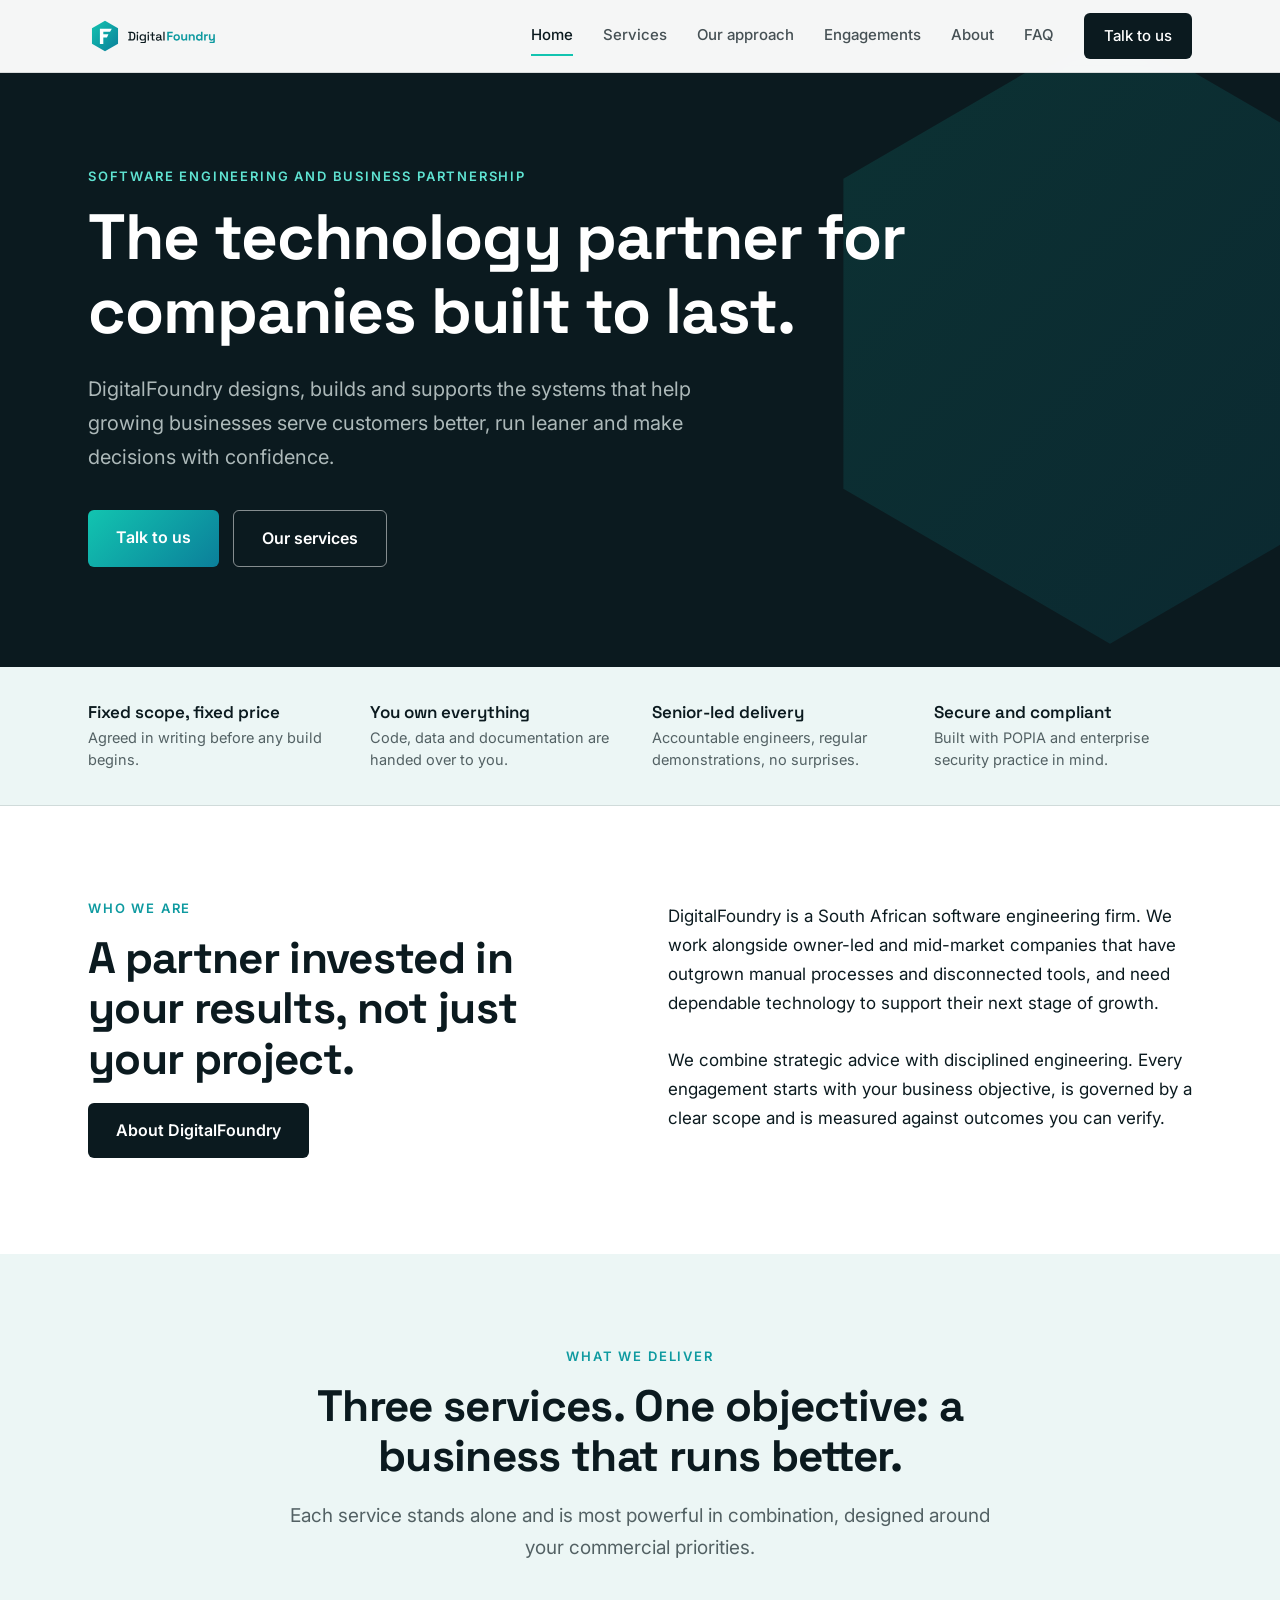
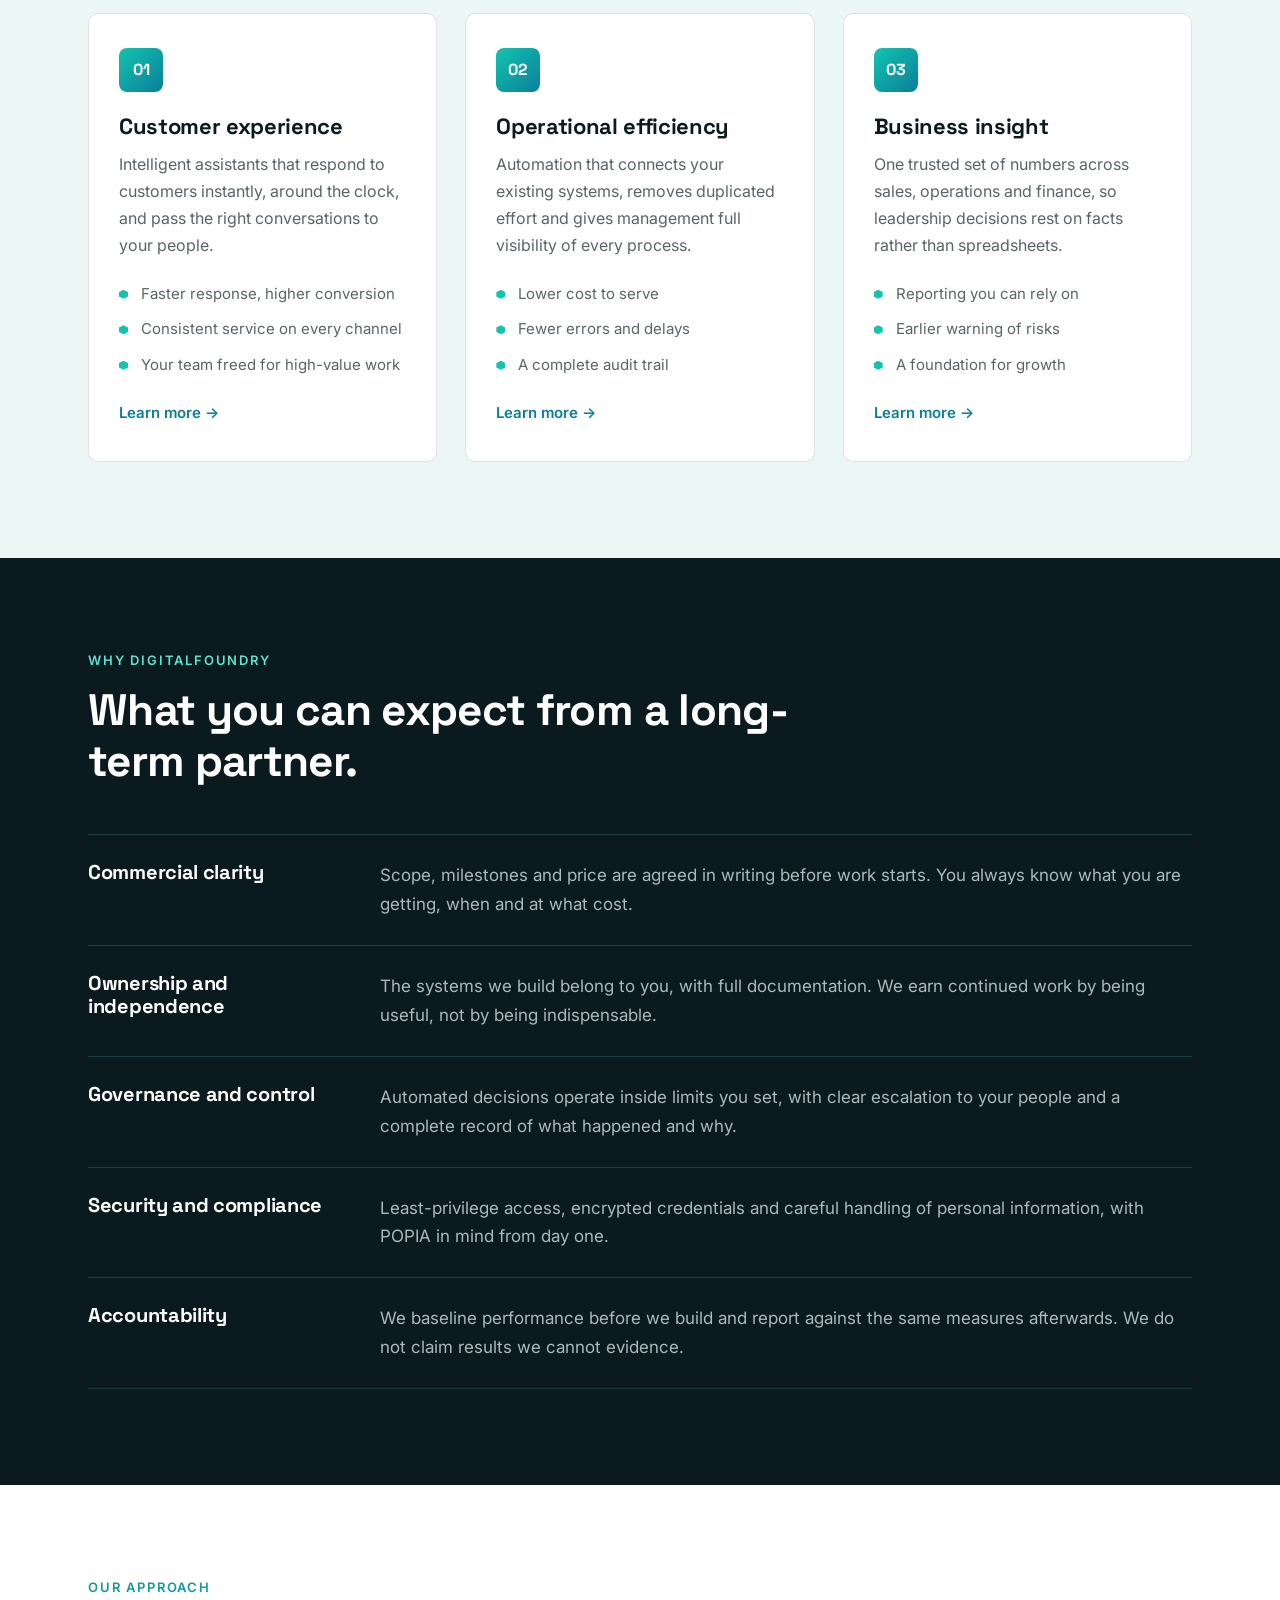
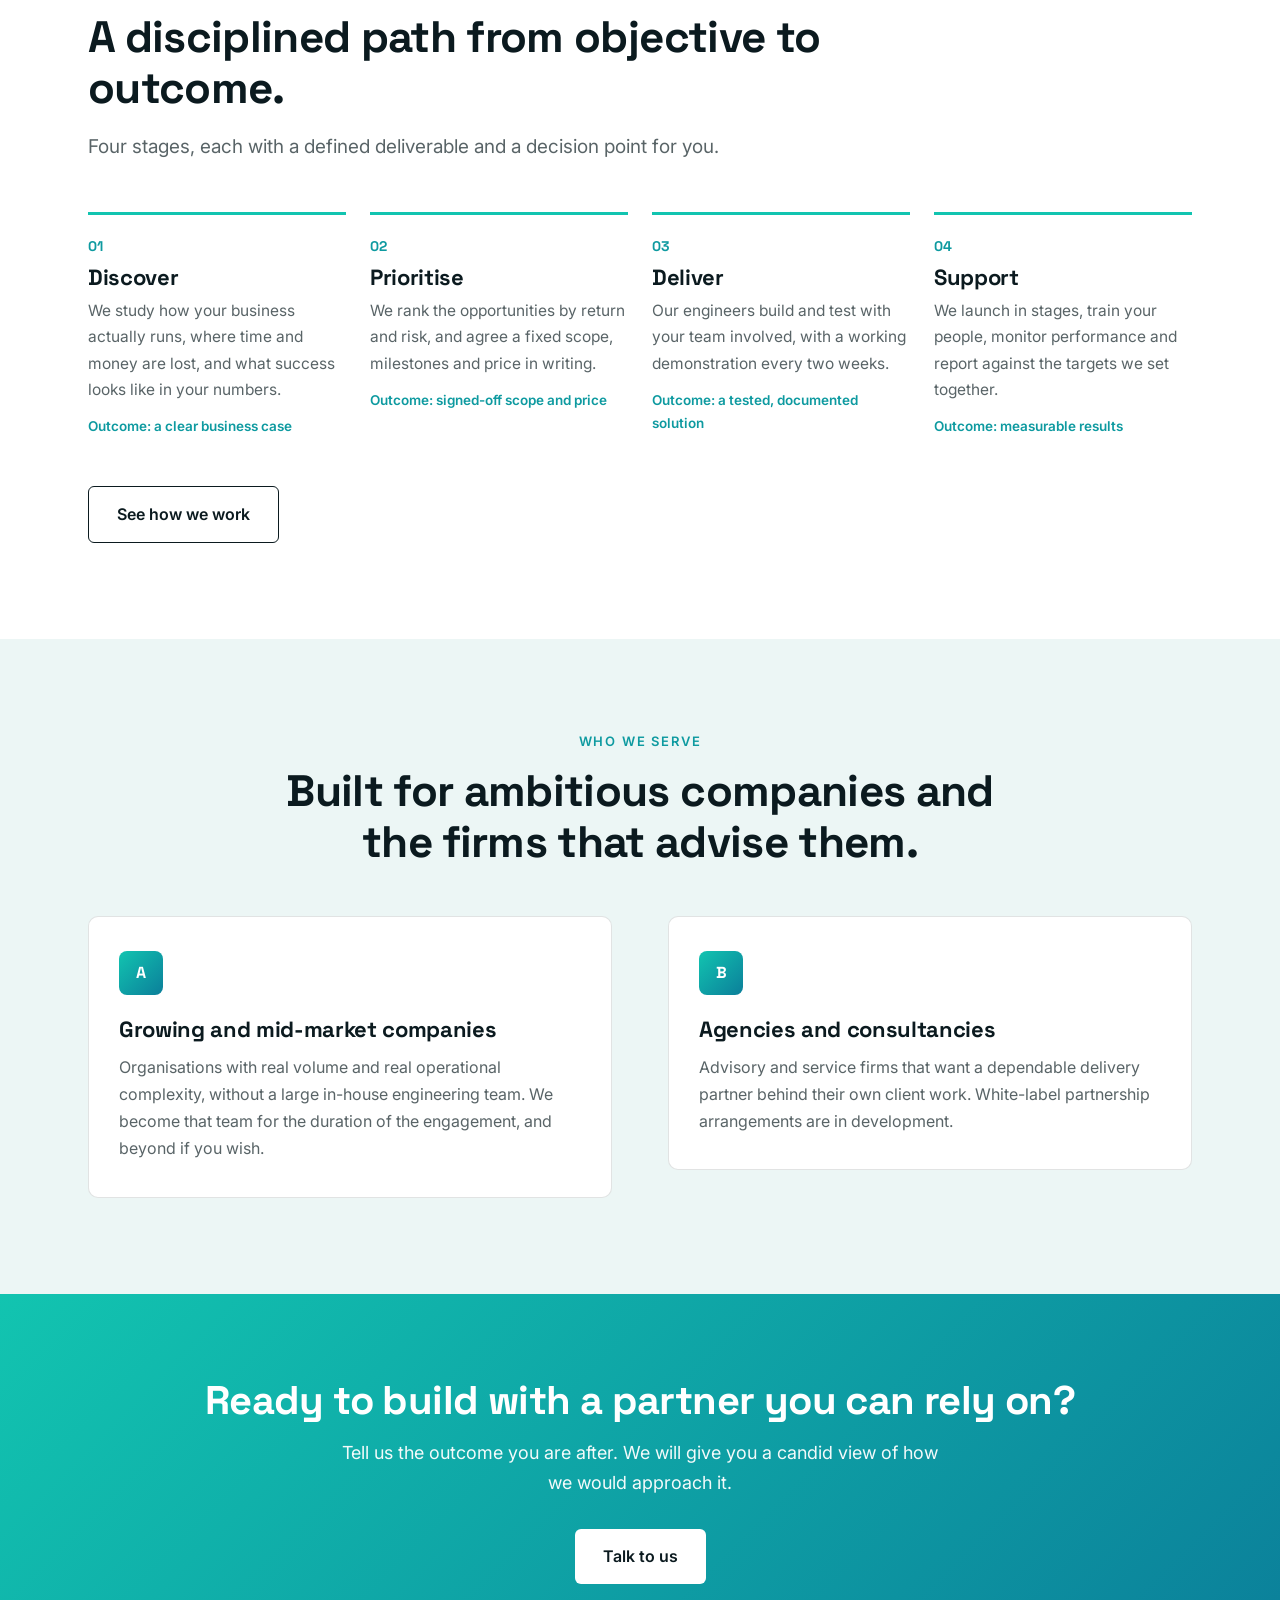
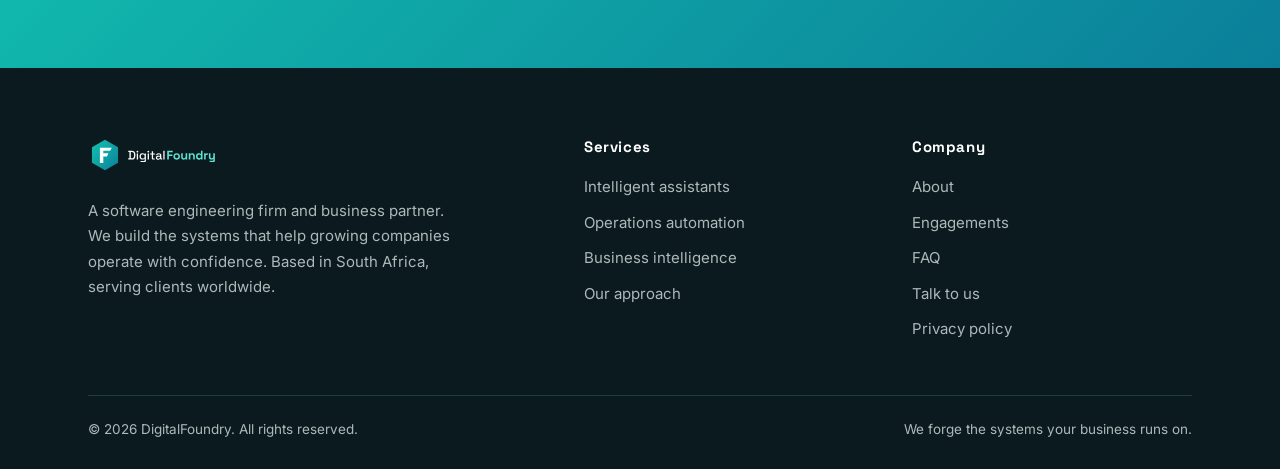
<file: index.html>
<!DOCTYPE html>
<html lang="en-ZA">
<head>
<meta charset="UTF-8">
<meta name="viewport" content="width=device-width, initial-scale=1.0">
<title>DigitalFoundry — Software engineering and business partnership</title>
<meta name="description" content="DigitalFoundry is a software engineering firm and business partner for growing and mid-market companies. Customer experience, operational efficiency and business insight, delivered at fixed scope. Based in South Africa.">
<meta name="author" content="DigitalFoundry">
<link rel="canonical" href="https://yacoobmohammed19.github.io/digitalfoundry-site/">
<meta property="og:title" content="DigitalFoundry — Software engineering and business partnership"><meta property="og:description" content="DigitalFoundry is a software engineering firm and business partner for growing and mid-market companies. Customer experience, operational efficiency and business insight, delivered at fixed scope. Based in South Africa.">
<meta property="og:url" content="https://yacoobmohammed19.github.io/digitalfoundry-site/"><meta property="og:type" content="website">
<meta property="og:image" content="https://yacoobmohammed19.github.io/digitalfoundry-site/og.png"><meta name="twitter:card" content="summary_large_image">
<meta name="theme-color" content="#0B1A1F">
<link rel="icon" type="image/svg+xml" href="assets/favicon.svg"><link rel="icon" type="image/png" href="favicon.png"><link rel="apple-touch-icon" href="favicon.png">
<link rel="preconnect" href="https://fonts.googleapis.com"><link rel="preconnect" href="https://fonts.gstatic.com" crossorigin>
<link href="https://fonts.googleapis.com/css2?family=Inter:wght@400;500;600&family=Space+Grotesk:wght@500;600;700&display=swap" rel="stylesheet">
<link rel="stylesheet" href="css/df.css">
<script type="application/ld+json">{"@context":"https://schema.org","@type":"ProfessionalService","name":"DigitalFoundry","url":"https://yacoobmohammed19.github.io/digitalfoundry-site/","logo":"https://yacoobmohammed19.github.io/digitalfoundry-site/assets/logo-light.svg","description":"DigitalFoundry is a software engineering firm and business partner for growing and mid-market companies.","areaServed":["South Africa","Worldwide"],"slogan":"We forge the systems your business runs on."}</script>
</head>
<body>
<nav id="nav" class="nav"></nav>
<main>
<section class="hero"><div class="wrap">
<div class="eyebrow">Software engineering and business partnership</div>
<h1>The technology partner for companies built to last.</h1>
<p class="sub">DigitalFoundry designs, builds and supports the systems that help growing businesses serve customers better, run leaner and make decisions with confidence.</p>
<div class="btns"><a class="btn pri" href="contact.html">Talk to us</a><a class="btn out" href="capabilities.html">Our services</a></div>
</div></section>
<div class="strip"><div class="wrap">
<div><b>Fixed scope, fixed price</b><span>Agreed in writing before any build begins.</span></div>
<div><b>You own everything</b><span>Code, data and documentation are handed over to you.</span></div>
<div><b>Senior-led delivery</b><span>Accountable engineers, regular demonstrations, no surprises.</span></div>
<div><b>Secure and compliant</b><span>Built with POPIA and enterprise security practice in mind.</span></div>
</div></div>
<section class="sec "><div class="wrap"><div class="g2"><div><div class=""><div class="eyebrow">Who we are</div><h2 class="h">A partner invested in your results, not just your project.</h2></div>
<a class="btn dk" href="about.html">About DigitalFoundry</a></div>
<div class="rv"><p>DigitalFoundry is a South African software engineering firm. We work alongside owner-led and mid-market companies that have outgrown manual processes and disconnected tools, and need dependable technology to support their next stage of growth.</p><br>
<p>We combine strategic advice with disciplined engineering. Every engagement starts with your business objective, is governed by a clear scope and is measured against outcomes you can verify.</p></div></div></div></section><section class="sec mist"><div class="wrap"><div class="center"><div class="eyebrow">What we deliver</div><h2 class="h">Three services. One objective: a business that runs better.</h2><p class="lead">Each service stands alone and is most powerful in combination, designed around your commercial priorities.</p></div><div class="g3 mt"><a class="card rv" href="ai-agents.html"><div class="ic">01</div><h3>Customer experience</h3><p>Intelligent assistants that respond to customers instantly, around the clock, and pass the right conversations to your people.</p><ul><li>Faster response, higher conversion</li><li>Consistent service on every channel</li><li>Your team freed for high-value work</li></ul><span class="more">Learn more →</span></a><a class="card rv" href="workflow-automation.html"><div class="ic">02</div><h3>Operational efficiency</h3><p>Automation that connects your existing systems, removes duplicated effort and gives management full visibility of every process.</p><ul><li>Lower cost to serve</li><li>Fewer errors and delays</li><li>A complete audit trail</li></ul><span class="more">Learn more →</span></a><a class="card rv" href="data-infrastructure.html"><div class="ic">03</div><h3>Business insight</h3><p>One trusted set of numbers across sales, operations and finance, so leadership decisions rest on facts rather than spreadsheets.</p><ul><li>Reporting you can rely on</li><li>Earlier warning of risks</li><li>A foundation for growth</li></ul><span class="more">Learn more →</span></a></div></div></section><section class="sec dark"><div class="wrap"><div class=""><div class="eyebrow">Why DigitalFoundry</div><h2 class="h">What you can expect from a long-term partner.</h2></div><div class="mt"><div class="rule rv"><h4>Commercial clarity</h4><p>Scope, milestones and price are agreed in writing before work starts. You always know what you are getting, when and at what cost.</p></div><div class="rule rv"><h4>Ownership and independence</h4><p>The systems we build belong to you, with full documentation. We earn continued work by being useful, not by being indispensable.</p></div><div class="rule rv"><h4>Governance and control</h4><p>Automated decisions operate inside limits you set, with clear escalation to your people and a complete record of what happened and why.</p></div><div class="rule rv"><h4>Security and compliance</h4><p>Least-privilege access, encrypted credentials and careful handling of personal information, with POPIA in mind from day one.</p></div><div class="rule rv"><h4>Accountability</h4><p>We baseline performance before we build and report against the same measures afterwards. We do not claim results we cannot evidence.</p></div></div></div></section><section class="sec "><div class="wrap"><div class=""><div class="eyebrow">Our approach</div><h2 class="h">A disciplined path from objective to outcome.</h2><p class="lead">Four stages, each with a defined deliverable and a decision point for you.</p></div><div class="mt"><div class="steps rv"><div class="step"><h4>Discover</h4><p>We study how your business actually runs, where time and money are lost, and what success looks like in your numbers.</p><small>Outcome: a clear business case</small></div><div class="step"><h4>Prioritise</h4><p>We rank the opportunities by return and risk, and agree a fixed scope, milestones and price in writing.</p><small>Outcome: signed-off scope and price</small></div><div class="step"><h4>Deliver</h4><p>Our engineers build and test with your team involved, with a working demonstration every two weeks.</p><small>Outcome: a tested, documented solution</small></div><div class="step"><h4>Support</h4><p>We launch in stages, train your people, monitor performance and report against the targets we set together.</p><small>Outcome: measurable results</small></div></div></div><div class="mt"><a class="btn ol" href="process.html">See how we work</a></div></div></section><section class="sec mist"><div class="wrap"><div class="center"><div class="eyebrow">Who we serve</div><h2 class="h">Built for ambitious companies and the firms that advise them.</h2></div><div class="g2 mt"><div class="card rv"><div class="ic">A</div><h3>Growing and mid-market companies</h3><p>Organisations with real volume and real operational complexity, without a large in-house engineering team. We become that team for the duration of the engagement, and beyond if you wish.</p></div><div class="card rv"><div class="ic">B</div><h3>Agencies and consultancies</h3><p>Advisory and service firms that want a dependable delivery partner behind their own client work. White-label partnership arrangements are in development.</p></div></div></div></section><section class="cta"><div class="wrap"><h2>Ready to build with a partner you can rely on?</h2><p>Tell us the outcome you are after. We will give you a candid view of how we would approach it.</p><a class="btn" href="contact.html">Talk to us</a></div></section>
</main>
<footer id="foot" class="foot"></footer>
<script src="js/df.js"></script>
</body></html>
</file>
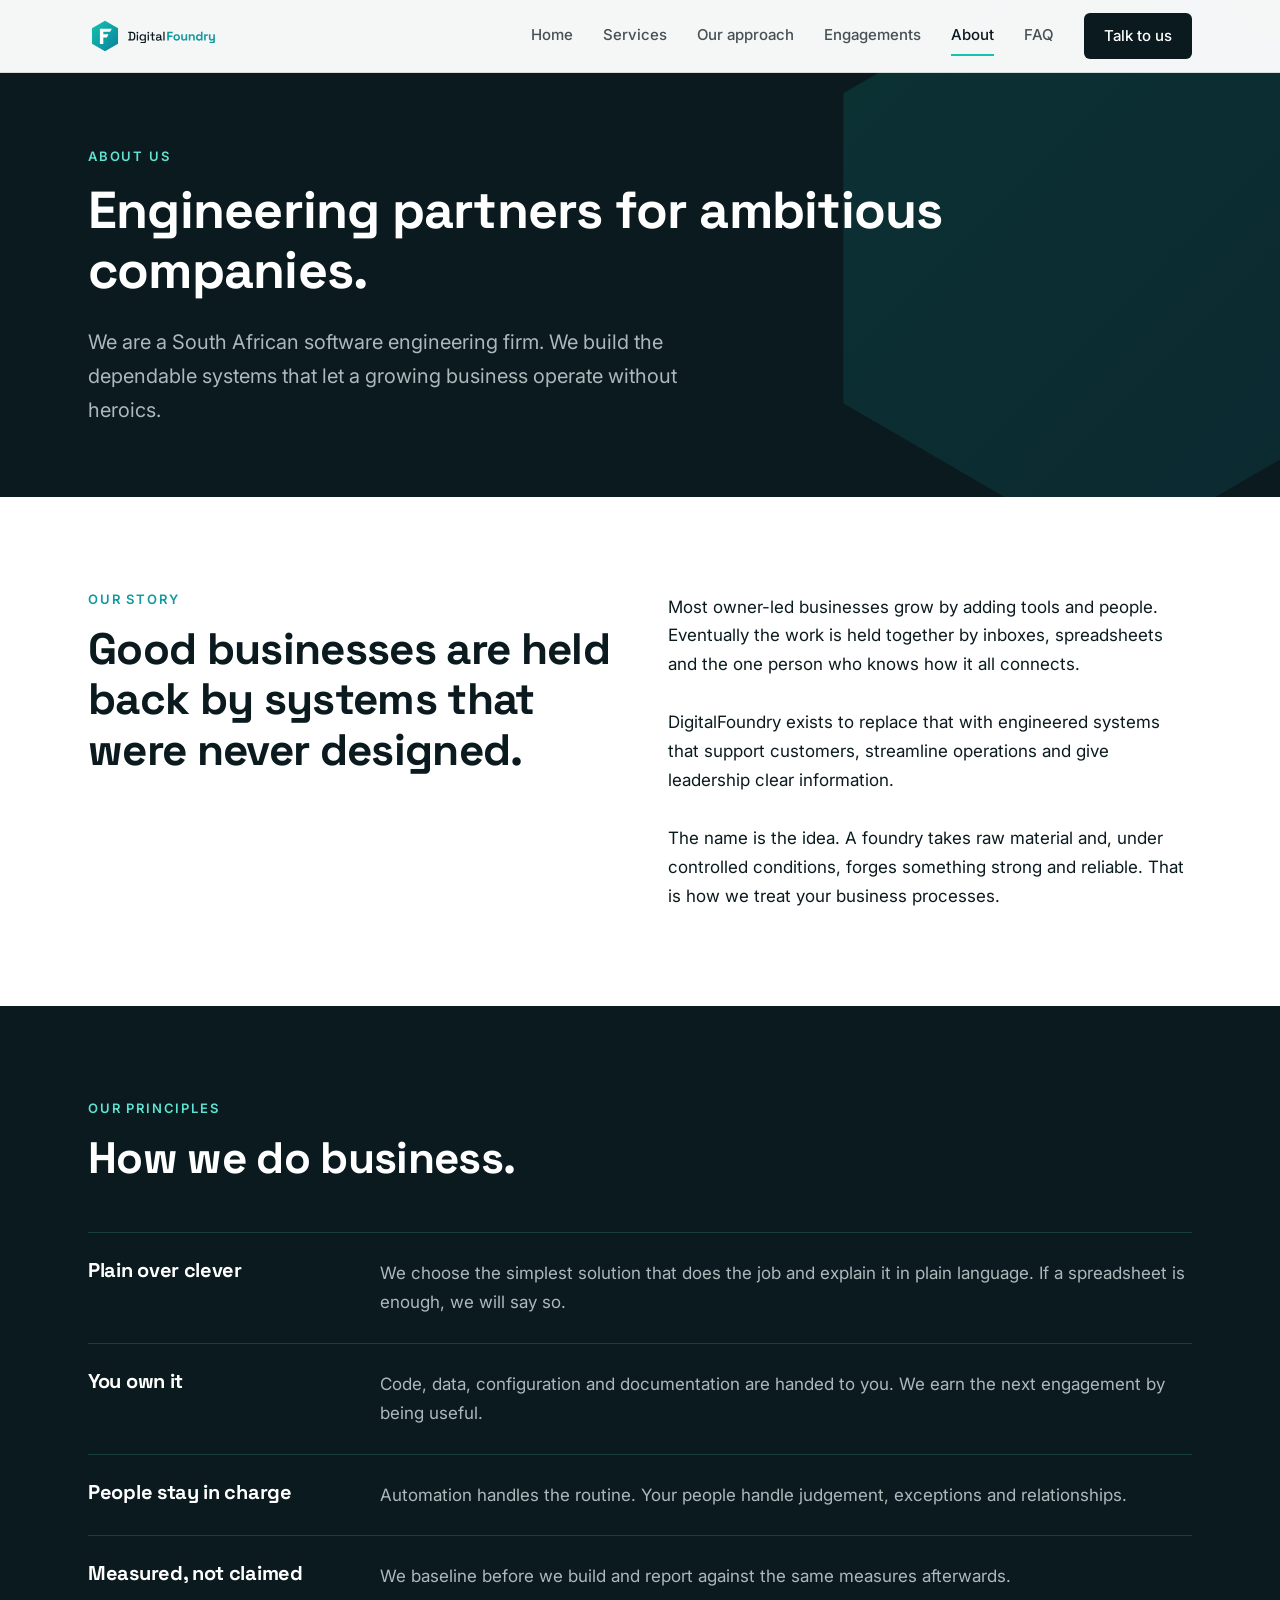
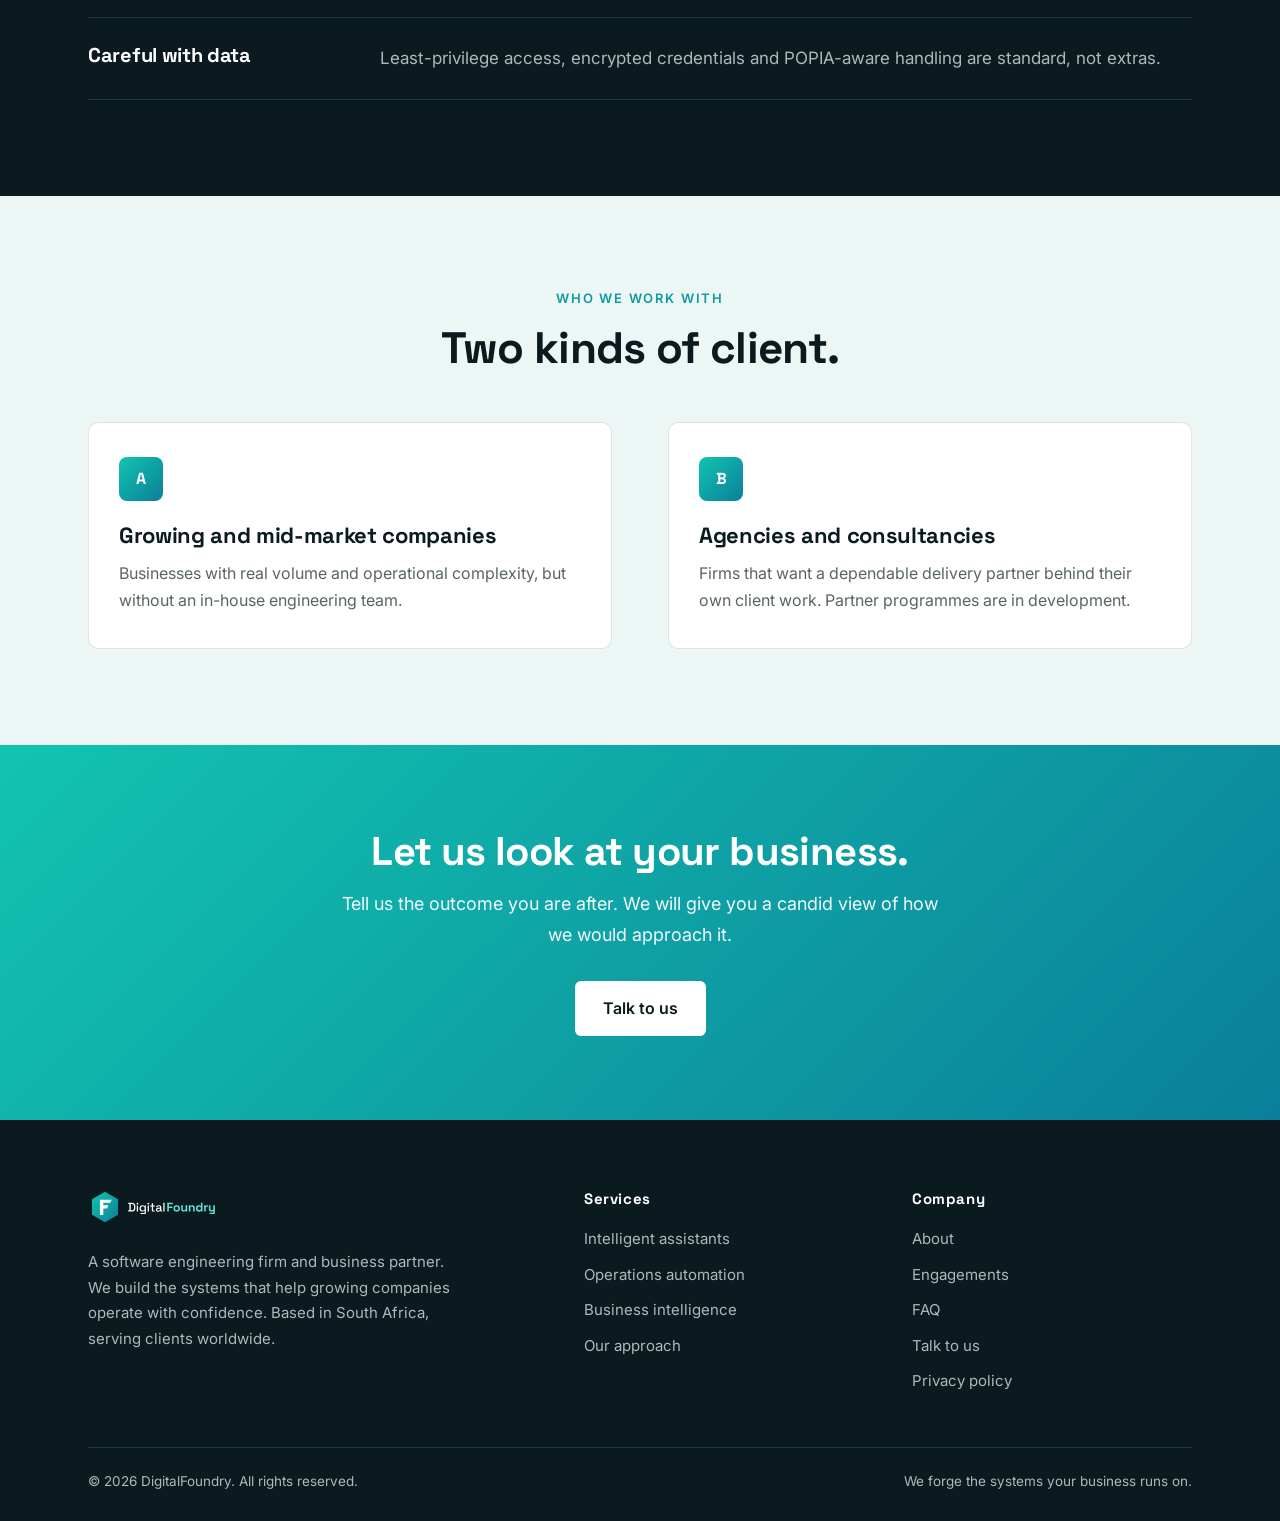
<file: about.html>
<!DOCTYPE html>
<html lang="en-ZA">
<head>
<meta charset="UTF-8">
<meta name="viewport" content="width=device-width, initial-scale=1.0">
<title>About — DigitalFoundry</title>
<meta name="description" content="DigitalFoundry is a South African software engineering firm and business partner for growing companies.">
<meta name="author" content="DigitalFoundry">
<link rel="canonical" href="https://yacoobmohammed19.github.io/digitalfoundry-site/about.html">
<meta property="og:title" content="About — DigitalFoundry"><meta property="og:description" content="DigitalFoundry is a South African software engineering firm and business partner for growing companies.">
<meta property="og:url" content="https://yacoobmohammed19.github.io/digitalfoundry-site/about.html"><meta property="og:type" content="website">
<meta property="og:image" content="https://yacoobmohammed19.github.io/digitalfoundry-site/og.png"><meta name="twitter:card" content="summary_large_image">
<meta name="theme-color" content="#0B1A1F">
<link rel="icon" type="image/svg+xml" href="assets/favicon.svg"><link rel="icon" type="image/png" href="favicon.png"><link rel="apple-touch-icon" href="favicon.png">
<link rel="preconnect" href="https://fonts.googleapis.com"><link rel="preconnect" href="https://fonts.gstatic.com" crossorigin>
<link href="https://fonts.googleapis.com/css2?family=Inter:wght@400;500;600&family=Space+Grotesk:wght@500;600;700&display=swap" rel="stylesheet">
<link rel="stylesheet" href="css/df.css">

</head>
<body>
<nav id="nav" class="nav"></nav>
<main>
<section class="hero mini"><div class="wrap"><div class="eyebrow">About us</div><h1>Engineering partners for ambitious companies.</h1><p class="sub">We are a South African software engineering firm. We build the dependable systems that let a growing business operate without heroics.</p></div></section><section class="sec "><div class="wrap"><div class="g2"><div><div class=""><div class="eyebrow">Our story</div><h2 class="h">Good businesses are held back by systems that were never designed.</h2></div></div><div class="rv"><p>Most owner-led businesses grow by adding tools and people. Eventually the work is held together by inboxes, spreadsheets and the one person who knows how it all connects.</p><br><p>DigitalFoundry exists to replace that with engineered systems that support customers, streamline operations and give leadership clear information.</p><br><p>The name is the idea. A foundry takes raw material and, under controlled conditions, forges something strong and reliable. That is how we treat your business processes.</p></div></div></div></section><section class="sec dark"><div class="wrap"><div class=""><div class="eyebrow">Our principles</div><h2 class="h">How we do business.</h2></div><div class="mt"><div class="rule rv"><h4>Plain over clever</h4><p>We choose the simplest solution that does the job and explain it in plain language. If a spreadsheet is enough, we will say so.</p></div><div class="rule rv"><h4>You own it</h4><p>Code, data, configuration and documentation are handed to you. We earn the next engagement by being useful.</p></div><div class="rule rv"><h4>People stay in charge</h4><p>Automation handles the routine. Your people handle judgement, exceptions and relationships.</p></div><div class="rule rv"><h4>Measured, not claimed</h4><p>We baseline before we build and report against the same measures afterwards.</p></div><div class="rule rv"><h4>Careful with data</h4><p>Least-privilege access, encrypted credentials and POPIA-aware handling are standard, not extras.</p></div></div></div></section><section class="sec mist"><div class="wrap"><div class="center"><div class="eyebrow">Who we work with</div><h2 class="h">Two kinds of client.</h2></div><div class="g2 mt"><div class="card rv"><div class="ic">A</div><h3>Growing and mid-market companies</h3><p>Businesses with real volume and operational complexity, but without an in-house engineering team.</p></div><div class="card rv"><div class="ic">B</div><h3>Agencies and consultancies</h3><p>Firms that want a dependable delivery partner behind their own client work. Partner programmes are in development.</p></div></div></div></section><section class="cta"><div class="wrap"><h2>Let us look at your business.</h2><p>Tell us the outcome you are after. We will give you a candid view of how we would approach it.</p><a class="btn" href="contact.html">Talk to us</a></div></section>
</main>
<footer id="foot" class="foot"></footer>
<script src="js/df.js"></script>
</body></html>
</file>
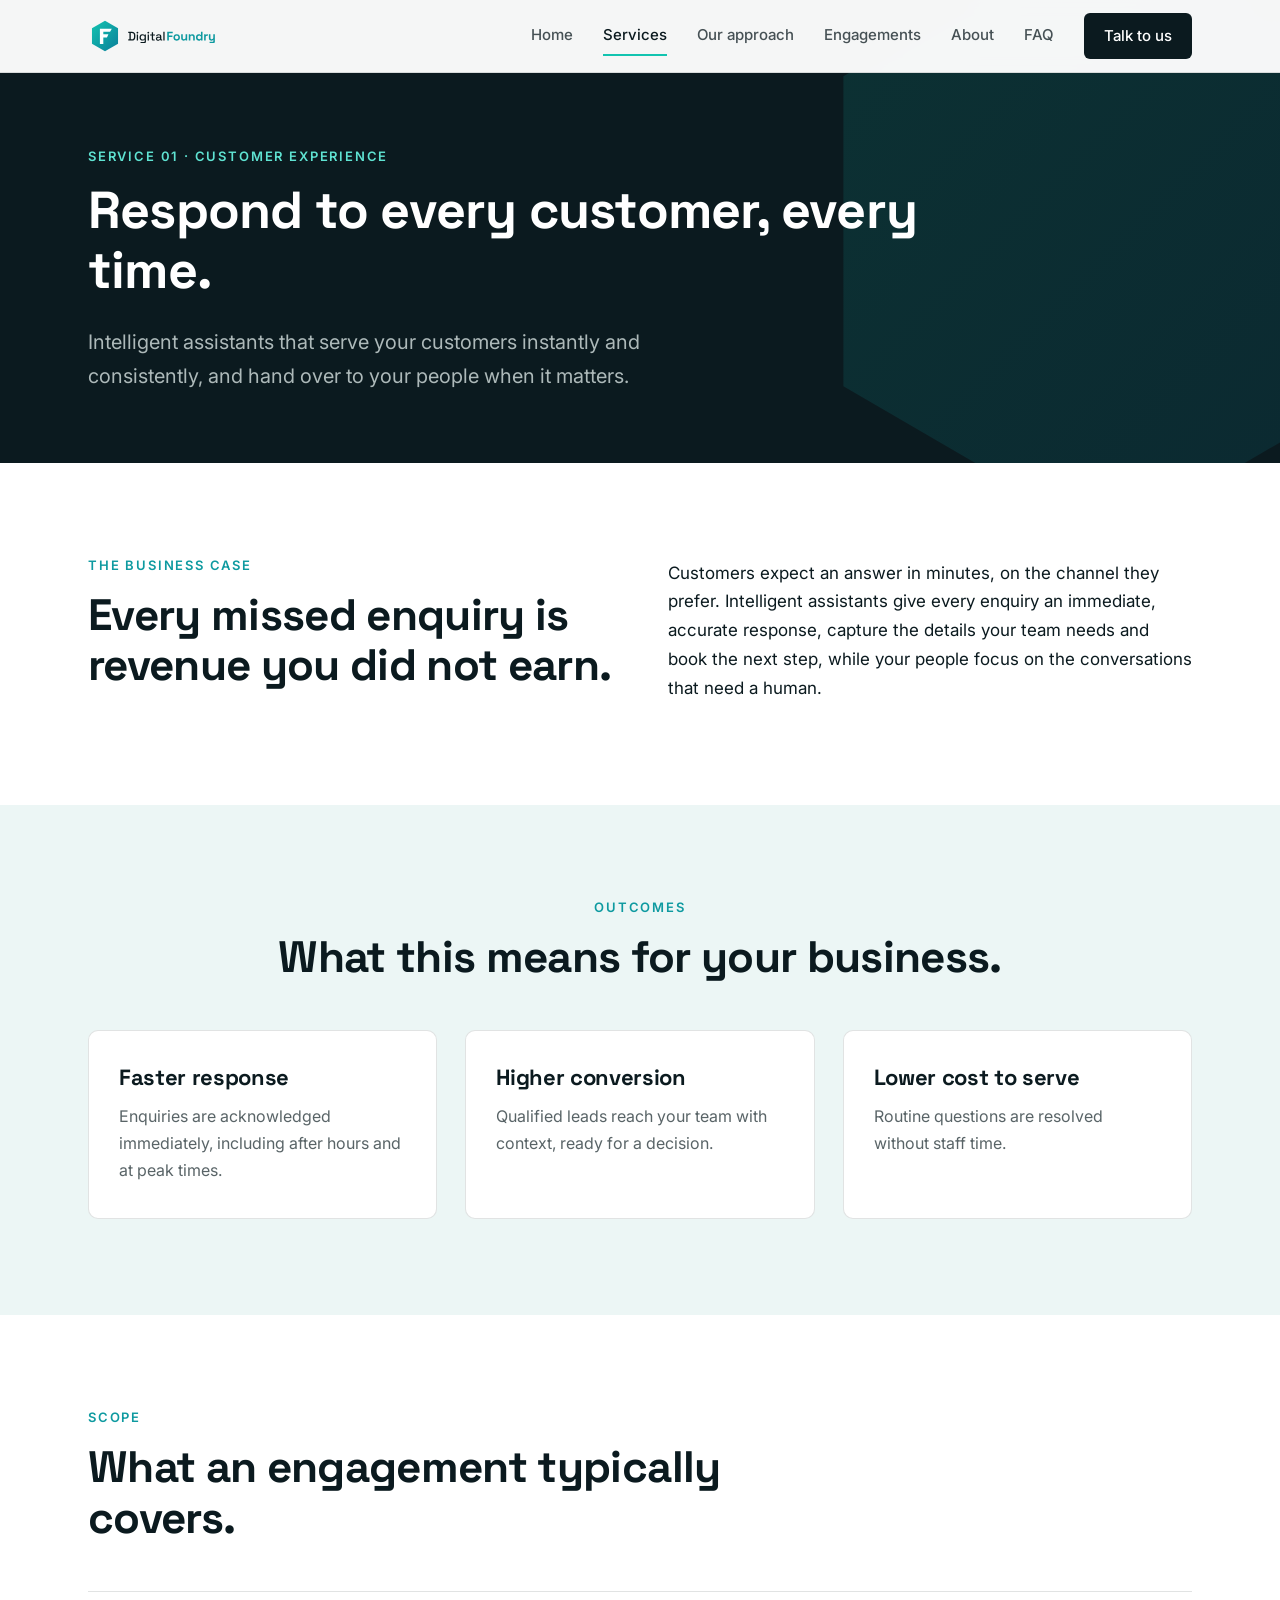
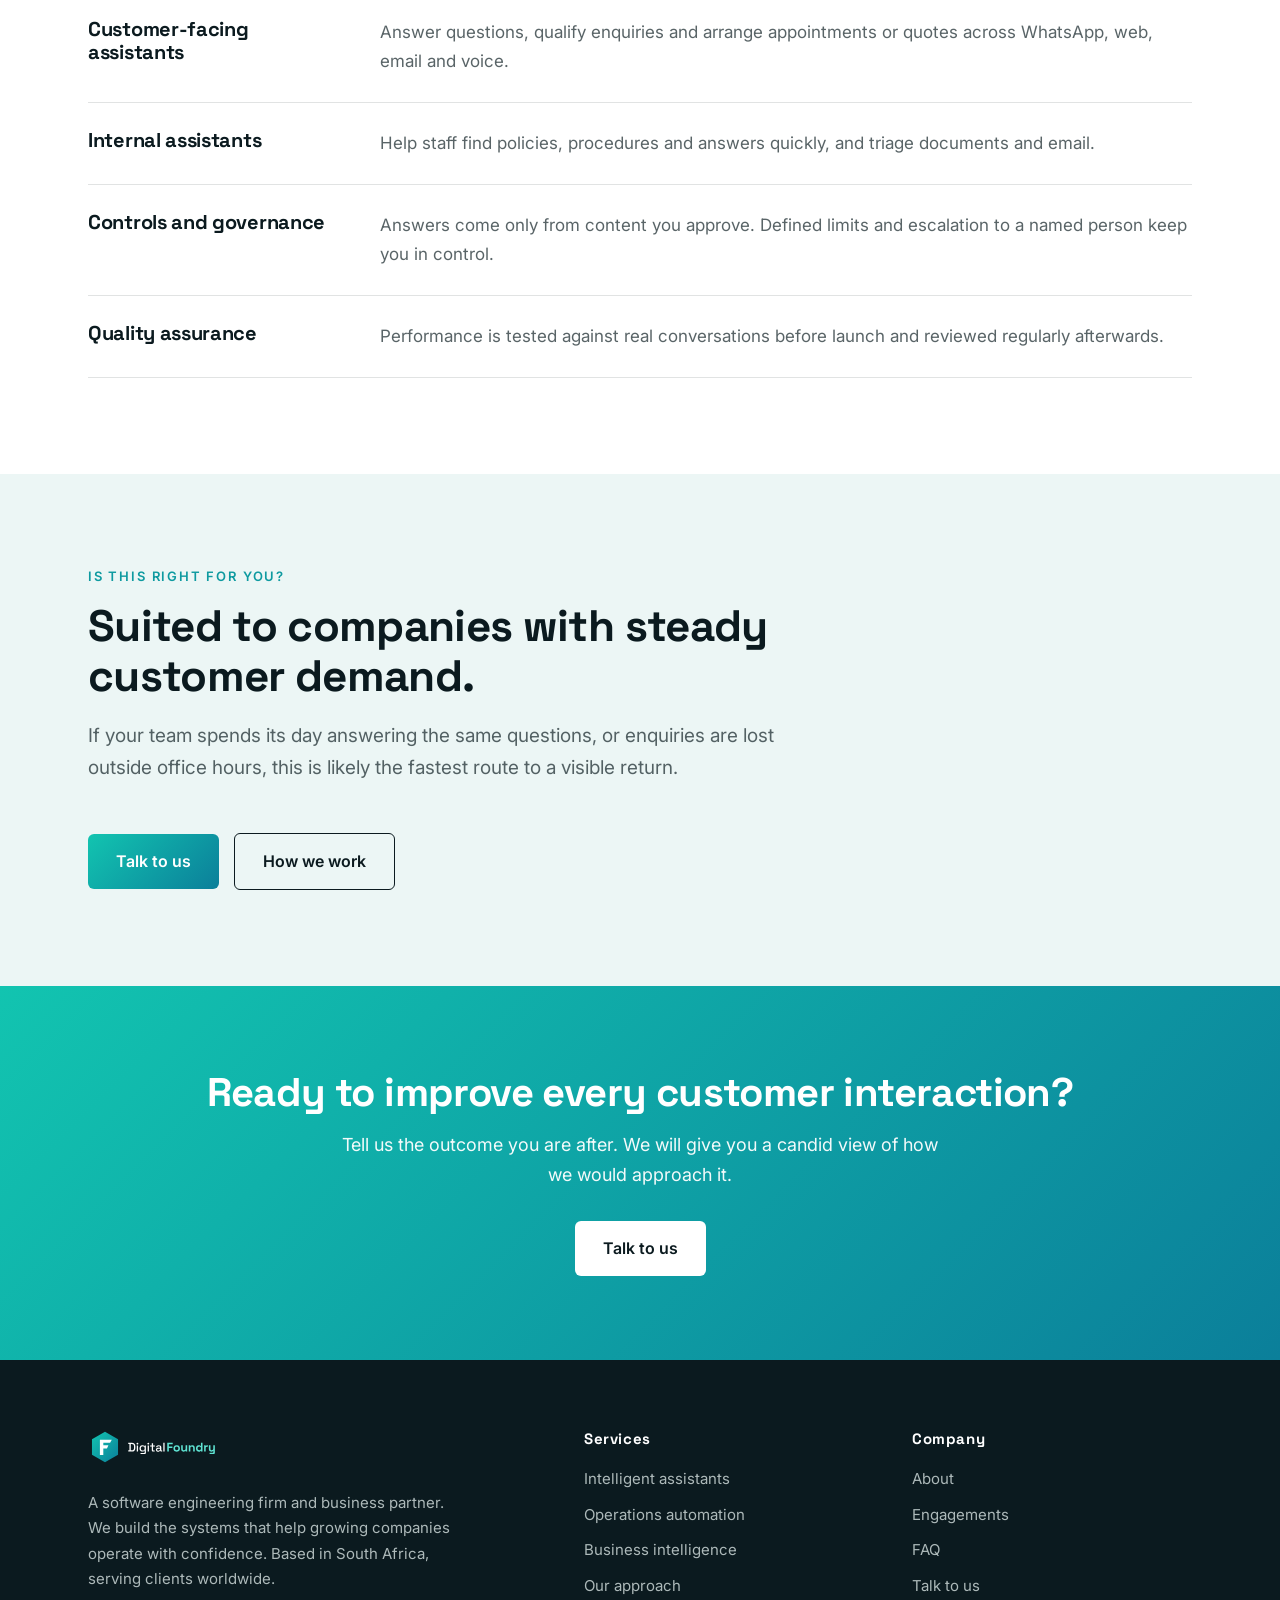
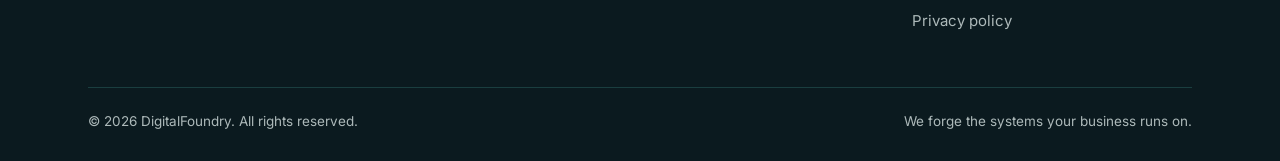
<file: ai-agents.html>
<!DOCTYPE html>
<html lang="en-ZA">
<head>
<meta charset="UTF-8">
<meta name="viewport" content="width=device-width, initial-scale=1.0">
<title>Customer experience — DigitalFoundry</title>
<meta name="description" content="Intelligent assistants that serve your customers instantly and consistently, and hand over to your people when it matters.">
<meta name="author" content="DigitalFoundry">
<link rel="canonical" href="https://yacoobmohammed19.github.io/digitalfoundry-site/ai-agents.html">
<meta property="og:title" content="Customer experience — DigitalFoundry"><meta property="og:description" content="Intelligent assistants that serve your customers instantly and consistently, and hand over to your people when it matters.">
<meta property="og:url" content="https://yacoobmohammed19.github.io/digitalfoundry-site/ai-agents.html"><meta property="og:type" content="website">
<meta property="og:image" content="https://yacoobmohammed19.github.io/digitalfoundry-site/og.png"><meta name="twitter:card" content="summary_large_image">
<meta name="theme-color" content="#0B1A1F">
<link rel="icon" type="image/svg+xml" href="assets/favicon.svg"><link rel="icon" type="image/png" href="favicon.png"><link rel="apple-touch-icon" href="favicon.png">
<link rel="preconnect" href="https://fonts.googleapis.com"><link rel="preconnect" href="https://fonts.gstatic.com" crossorigin>
<link href="https://fonts.googleapis.com/css2?family=Inter:wght@400;500;600&family=Space+Grotesk:wght@500;600;700&display=swap" rel="stylesheet">
<link rel="stylesheet" href="css/df.css">

</head>
<body>
<nav id="nav" class="nav"></nav>
<main>
<section class="hero mini"><div class="wrap"><div class="eyebrow">Service 01 · Customer experience</div><h1>Respond to every customer, every time.</h1><p class="sub">Intelligent assistants that serve your customers instantly and consistently, and hand over to your people when it matters.</p></div></section><section class="sec "><div class="wrap"><div class="g2"><div><div class=""><div class="eyebrow">The business case</div><h2 class="h">Every missed enquiry is revenue you did not earn.</h2></div></div><div class="rv"><p>Customers expect an answer in minutes, on the channel they prefer. Intelligent assistants give every enquiry an immediate, accurate response, capture the details your team needs and book the next step, while your people focus on the conversations that need a human.</p></div></div></div></section><section class="sec mist"><div class="wrap"><div class="center"><div class="eyebrow">Outcomes</div><h2 class="h">What this means for your business.</h2></div><div class="g3 mt"><div class="card rv"><h3>Faster response</h3><p>Enquiries are acknowledged immediately, including after hours and at peak times.</p></div><div class="card rv"><h3>Higher conversion</h3><p>Qualified leads reach your team with context, ready for a decision.</p></div><div class="card rv"><h3>Lower cost to serve</h3><p>Routine questions are resolved without staff time.</p></div></div></div></section><section class="sec "><div class="wrap"><div class=""><div class="eyebrow">Scope</div><h2 class="h">What an engagement typically covers.</h2></div><div class="mt"><div class="rule rv"><h4>Customer-facing assistants</h4><p>Answer questions, qualify enquiries and arrange appointments or quotes across WhatsApp, web, email and voice.</p></div><div class="rule rv"><h4>Internal assistants</h4><p>Help staff find policies, procedures and answers quickly, and triage documents and email.</p></div><div class="rule rv"><h4>Controls and governance</h4><p>Answers come only from content you approve. Defined limits and escalation to a named person keep you in control.</p></div><div class="rule rv"><h4>Quality assurance</h4><p>Performance is tested against real conversations before launch and reviewed regularly afterwards.</p></div></div></div></section><section class="sec mist"><div class="wrap"><div class=""><div class="eyebrow">Is this right for you?</div><h2 class="h">Suited to companies with steady customer demand.</h2><p class="lead">If your team spends its day answering the same questions, or enquiries are lost outside office hours, this is likely the fastest route to a visible return.</p></div><div class="mt"><a class="btn pri" href="contact.html">Talk to us</a> &nbsp; <a class="btn ol" href="process.html">How we work</a></div></div></section><section class="cta"><div class="wrap"><h2>Ready to improve every customer interaction?</h2><p>Tell us the outcome you are after. We will give you a candid view of how we would approach it.</p><a class="btn" href="contact.html">Talk to us</a></div></section>
</main>
<footer id="foot" class="foot"></footer>
<script src="js/df.js"></script>
</body></html>
</file>
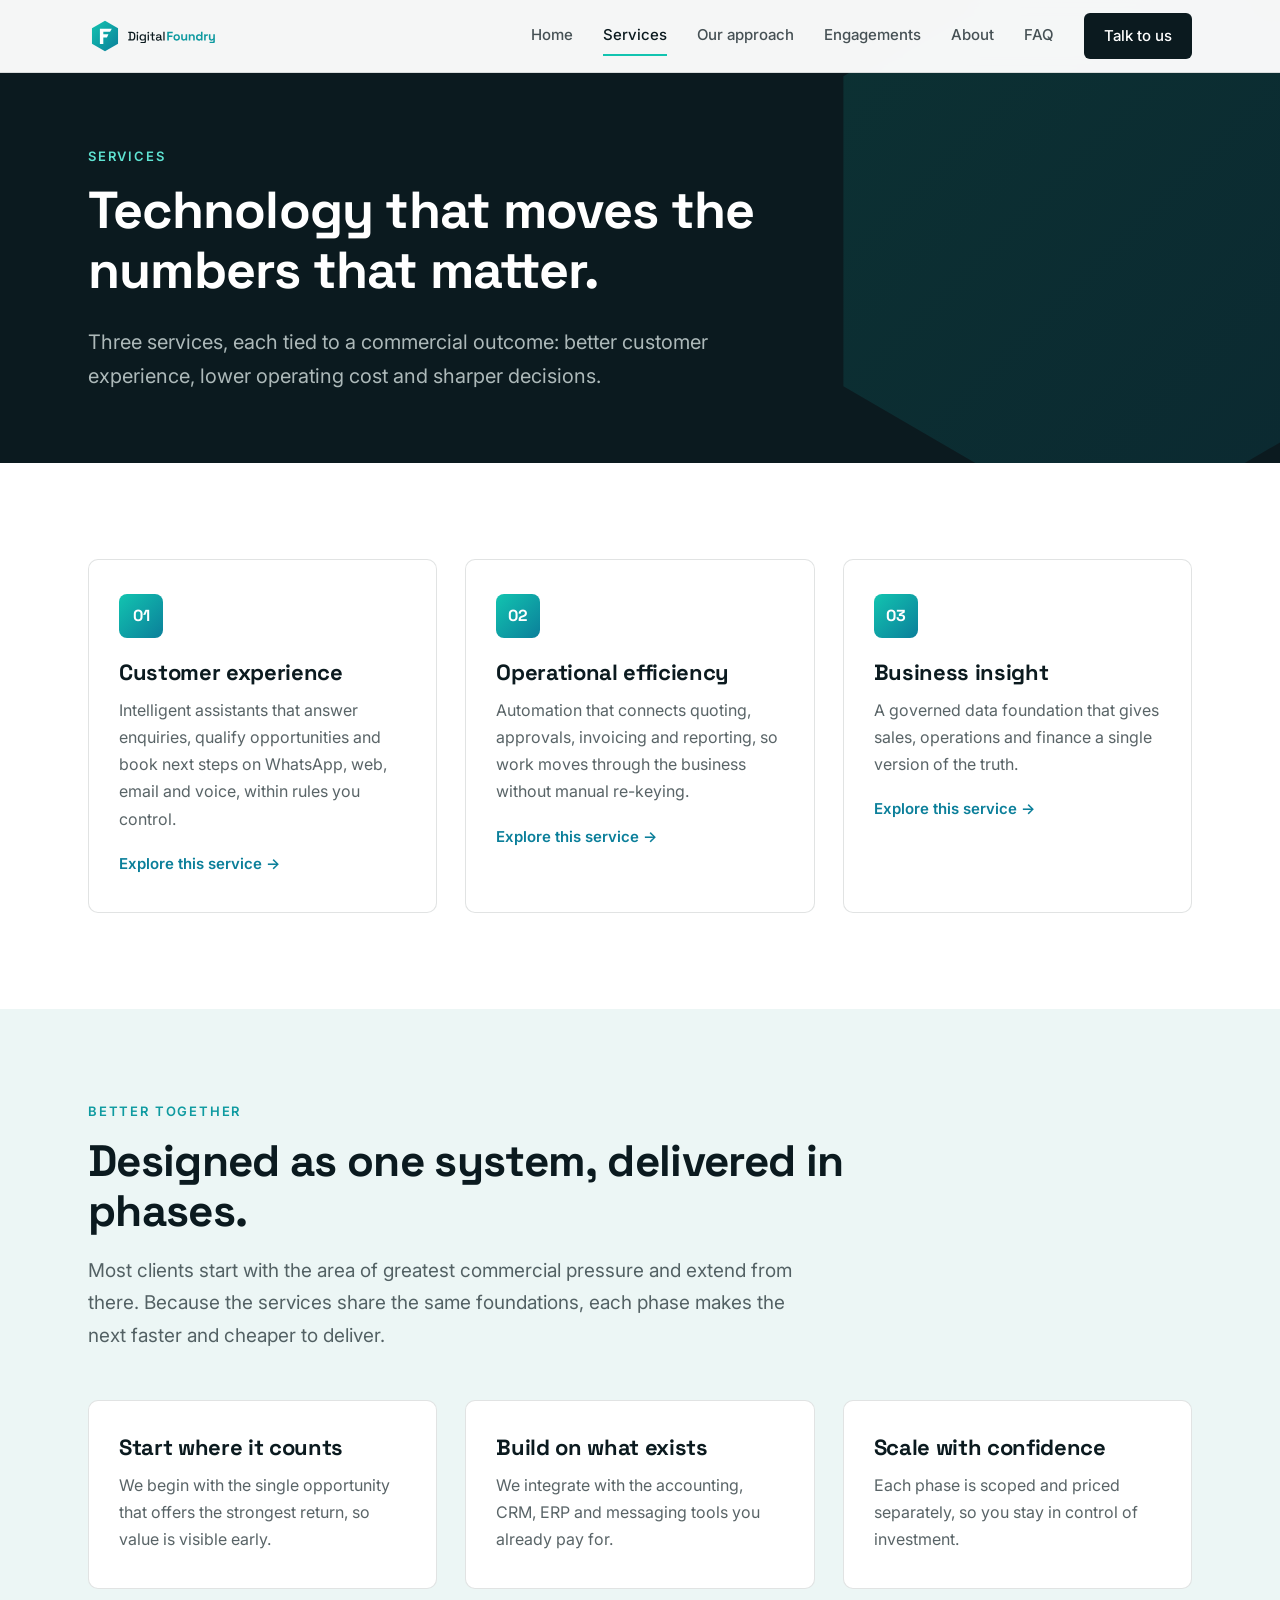
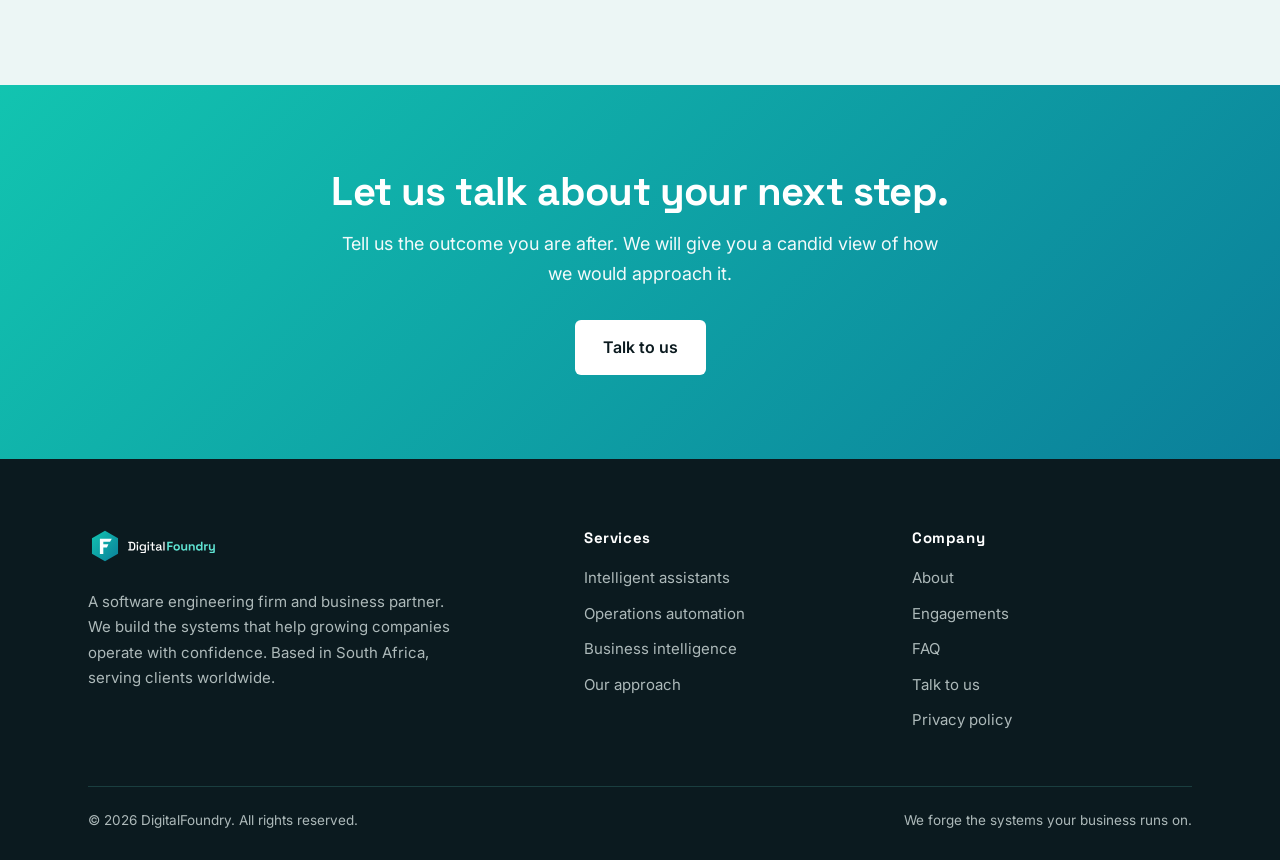
<file: capabilities.html>
<!DOCTYPE html>
<html lang="en-ZA">
<head>
<meta charset="UTF-8">
<meta name="viewport" content="width=device-width, initial-scale=1.0">
<title>Services — DigitalFoundry</title>
<meta name="description" content="Customer experience, operational efficiency and business insight: three services from DigitalFoundry, delivered at fixed scope.">
<meta name="author" content="DigitalFoundry">
<link rel="canonical" href="https://yacoobmohammed19.github.io/digitalfoundry-site/capabilities.html">
<meta property="og:title" content="Services — DigitalFoundry"><meta property="og:description" content="Customer experience, operational efficiency and business insight: three services from DigitalFoundry, delivered at fixed scope.">
<meta property="og:url" content="https://yacoobmohammed19.github.io/digitalfoundry-site/capabilities.html"><meta property="og:type" content="website">
<meta property="og:image" content="https://yacoobmohammed19.github.io/digitalfoundry-site/og.png"><meta name="twitter:card" content="summary_large_image">
<meta name="theme-color" content="#0B1A1F">
<link rel="icon" type="image/svg+xml" href="assets/favicon.svg"><link rel="icon" type="image/png" href="favicon.png"><link rel="apple-touch-icon" href="favicon.png">
<link rel="preconnect" href="https://fonts.googleapis.com"><link rel="preconnect" href="https://fonts.gstatic.com" crossorigin>
<link href="https://fonts.googleapis.com/css2?family=Inter:wght@400;500;600&family=Space+Grotesk:wght@500;600;700&display=swap" rel="stylesheet">
<link rel="stylesheet" href="css/df.css">

</head>
<body>
<nav id="nav" class="nav"></nav>
<main>
<section class="hero mini"><div class="wrap"><div class="eyebrow">Services</div><h1>Technology that moves the numbers that matter.</h1><p class="sub">Three services, each tied to a commercial outcome: better customer experience, lower operating cost and sharper decisions.</p></div></section><section class="sec "><div class="wrap"><div class="g3"><a class="card rv" href="ai-agents.html"><div class="ic">01</div><h3>Customer experience</h3><p>Intelligent assistants that answer enquiries, qualify opportunities and book next steps on WhatsApp, web, email and voice, within rules you control.</p><span class="more">Explore this service →</span></a><a class="card rv" href="workflow-automation.html"><div class="ic">02</div><h3>Operational efficiency</h3><p>Automation that connects quoting, approvals, invoicing and reporting, so work moves through the business without manual re-keying.</p><span class="more">Explore this service →</span></a><a class="card rv" href="data-infrastructure.html"><div class="ic">03</div><h3>Business insight</h3><p>A governed data foundation that gives sales, operations and finance a single version of the truth.</p><span class="more">Explore this service →</span></a></div></div></section><section class="sec mist"><div class="wrap"><div class=""><div class="eyebrow">Better together</div><h2 class="h">Designed as one system, delivered in phases.</h2><p class="lead">Most clients start with the area of greatest commercial pressure and extend from there. Because the services share the same foundations, each phase makes the next faster and cheaper to deliver.</p></div><div class="g3 mt"><div class="card rv"><h3>Start where it counts</h3><p>We begin with the single opportunity that offers the strongest return, so value is visible early.</p></div><div class="card rv"><h3>Build on what exists</h3><p>We integrate with the accounting, CRM, ERP and messaging tools you already pay for.</p></div><div class="card rv"><h3>Scale with confidence</h3><p>Each phase is scoped and priced separately, so you stay in control of investment.</p></div></div></div></section><section class="cta"><div class="wrap"><h2>Let us talk about your next step.</h2><p>Tell us the outcome you are after. We will give you a candid view of how we would approach it.</p><a class="btn" href="contact.html">Talk to us</a></div></section>
</main>
<footer id="foot" class="foot"></footer>
<script src="js/df.js"></script>
</body></html>
</file>
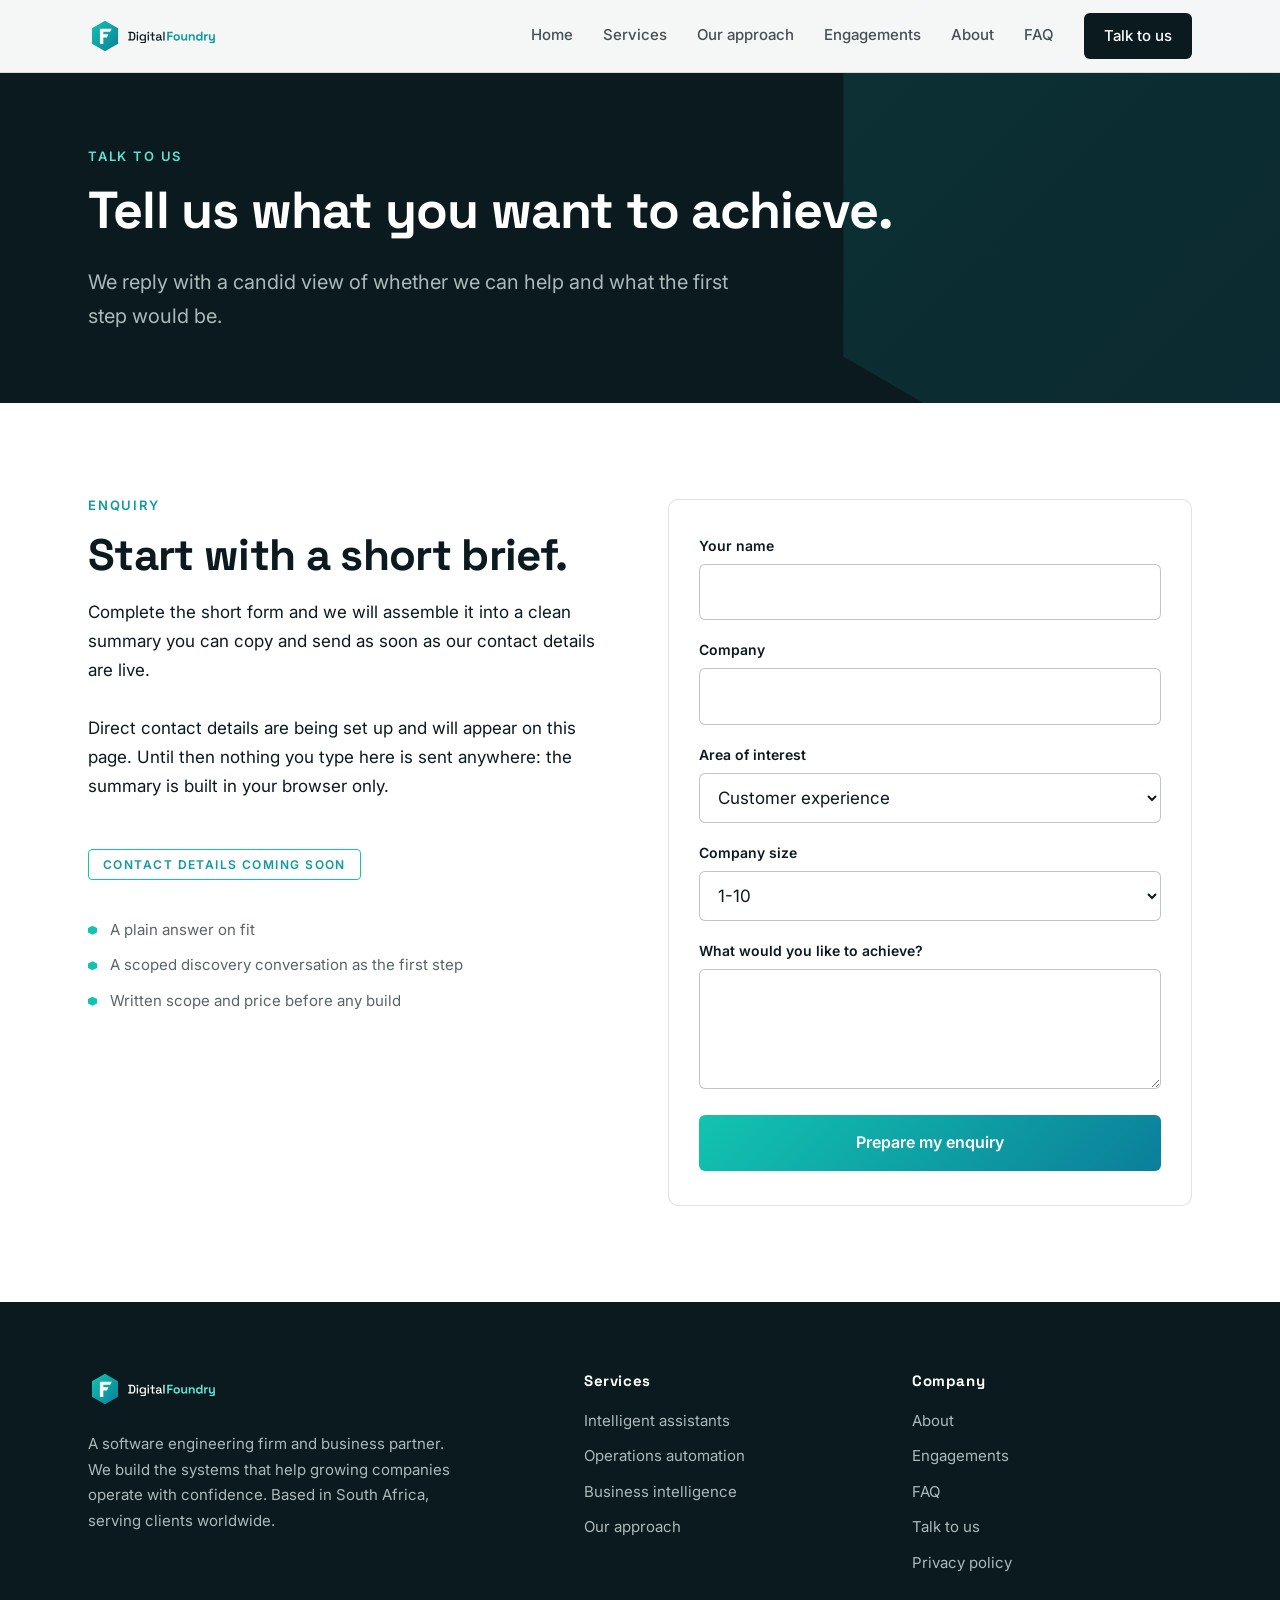
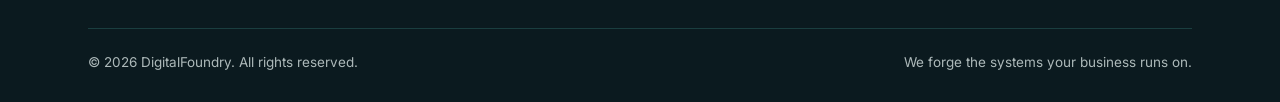
<file: contact.html>
<!DOCTYPE html>
<html lang="en-ZA">
<head>
<meta charset="UTF-8">
<meta name="viewport" content="width=device-width, initial-scale=1.0">
<title>Talk to us — DigitalFoundry</title>
<meta name="description" content="Start a conversation with DigitalFoundry about your next technology engagement.">
<meta name="author" content="DigitalFoundry">
<link rel="canonical" href="https://yacoobmohammed19.github.io/digitalfoundry-site/contact.html">
<meta property="og:title" content="Talk to us — DigitalFoundry"><meta property="og:description" content="Start a conversation with DigitalFoundry about your next technology engagement.">
<meta property="og:url" content="https://yacoobmohammed19.github.io/digitalfoundry-site/contact.html"><meta property="og:type" content="website">
<meta property="og:image" content="https://yacoobmohammed19.github.io/digitalfoundry-site/og.png"><meta name="twitter:card" content="summary_large_image">
<meta name="theme-color" content="#0B1A1F">
<link rel="icon" type="image/svg+xml" href="assets/favicon.svg"><link rel="icon" type="image/png" href="favicon.png"><link rel="apple-touch-icon" href="favicon.png">
<link rel="preconnect" href="https://fonts.googleapis.com"><link rel="preconnect" href="https://fonts.gstatic.com" crossorigin>
<link href="https://fonts.googleapis.com/css2?family=Inter:wght@400;500;600&family=Space+Grotesk:wght@500;600;700&display=swap" rel="stylesheet">
<link rel="stylesheet" href="css/df.css">

</head>
<body>
<nav id="nav" class="nav"></nav>
<main>
<section class="hero mini"><div class="wrap"><div class="eyebrow">Talk to us</div><h1>Tell us what you want to achieve.</h1><p class="sub">We reply with a candid view of whether we can help and what the first step would be.</p></div></section><section class="sec "><div class="wrap"><div class="g2"><div><div class=""><div class="eyebrow">Enquiry</div><h2 class="h">Start with a short brief.</h2></div><p>Complete the short form and we will assemble it into a clean summary you can copy and send as soon as our contact details are live.</p><br><p>Direct contact details are being set up and will appear on this page. Until then nothing you type here is sent anywhere: the summary is built in your browser only.</p><div class="mt"><span class="soon">CONTACT DETAILS COMING SOON</span></div><ul class="card" style="margin-top:32px;border:0;padding:0"><li>A plain answer on fit</li><li>A scoped discovery conversation as the first step</li><li>Written scope and price before any build</li></ul></div><div class="card"><form class="form" id="brief"><div><label for="n">Your name</label><input id="n" name="name" required autocomplete="name"></div><div><label for="b">Company</label><input id="b" name="biz" required autocomplete="organization"></div><div><label for="a">Area of interest</label><select id="a" name="area"><option>Customer experience</option><option>Operational efficiency</option><option>Business insight</option><option>Delivery partnership</option><option>Not sure yet</option></select></div><div><label for="s">Company size</label><select id="s" name="size"><option>1-10</option><option>11-50</option><option>51-200</option><option>200+</option></select></div><div><label for="m">What would you like to achieve?</label><textarea id="m" name="msg" required></textarea></div><button class="btn pri" type="submit">Prepare my enquiry</button><div class="brief-out" id="briefOut"></div><p id="briefNote" style="display:none;font-size:14px;color:var(--ft)">Summary prepared and copied to your clipboard. Our contact details will be published here shortly.</p></form></div></div></div></section>
</main>
<footer id="foot" class="foot"></footer>
<script src="js/df.js"></script>
</body></html>
</file>
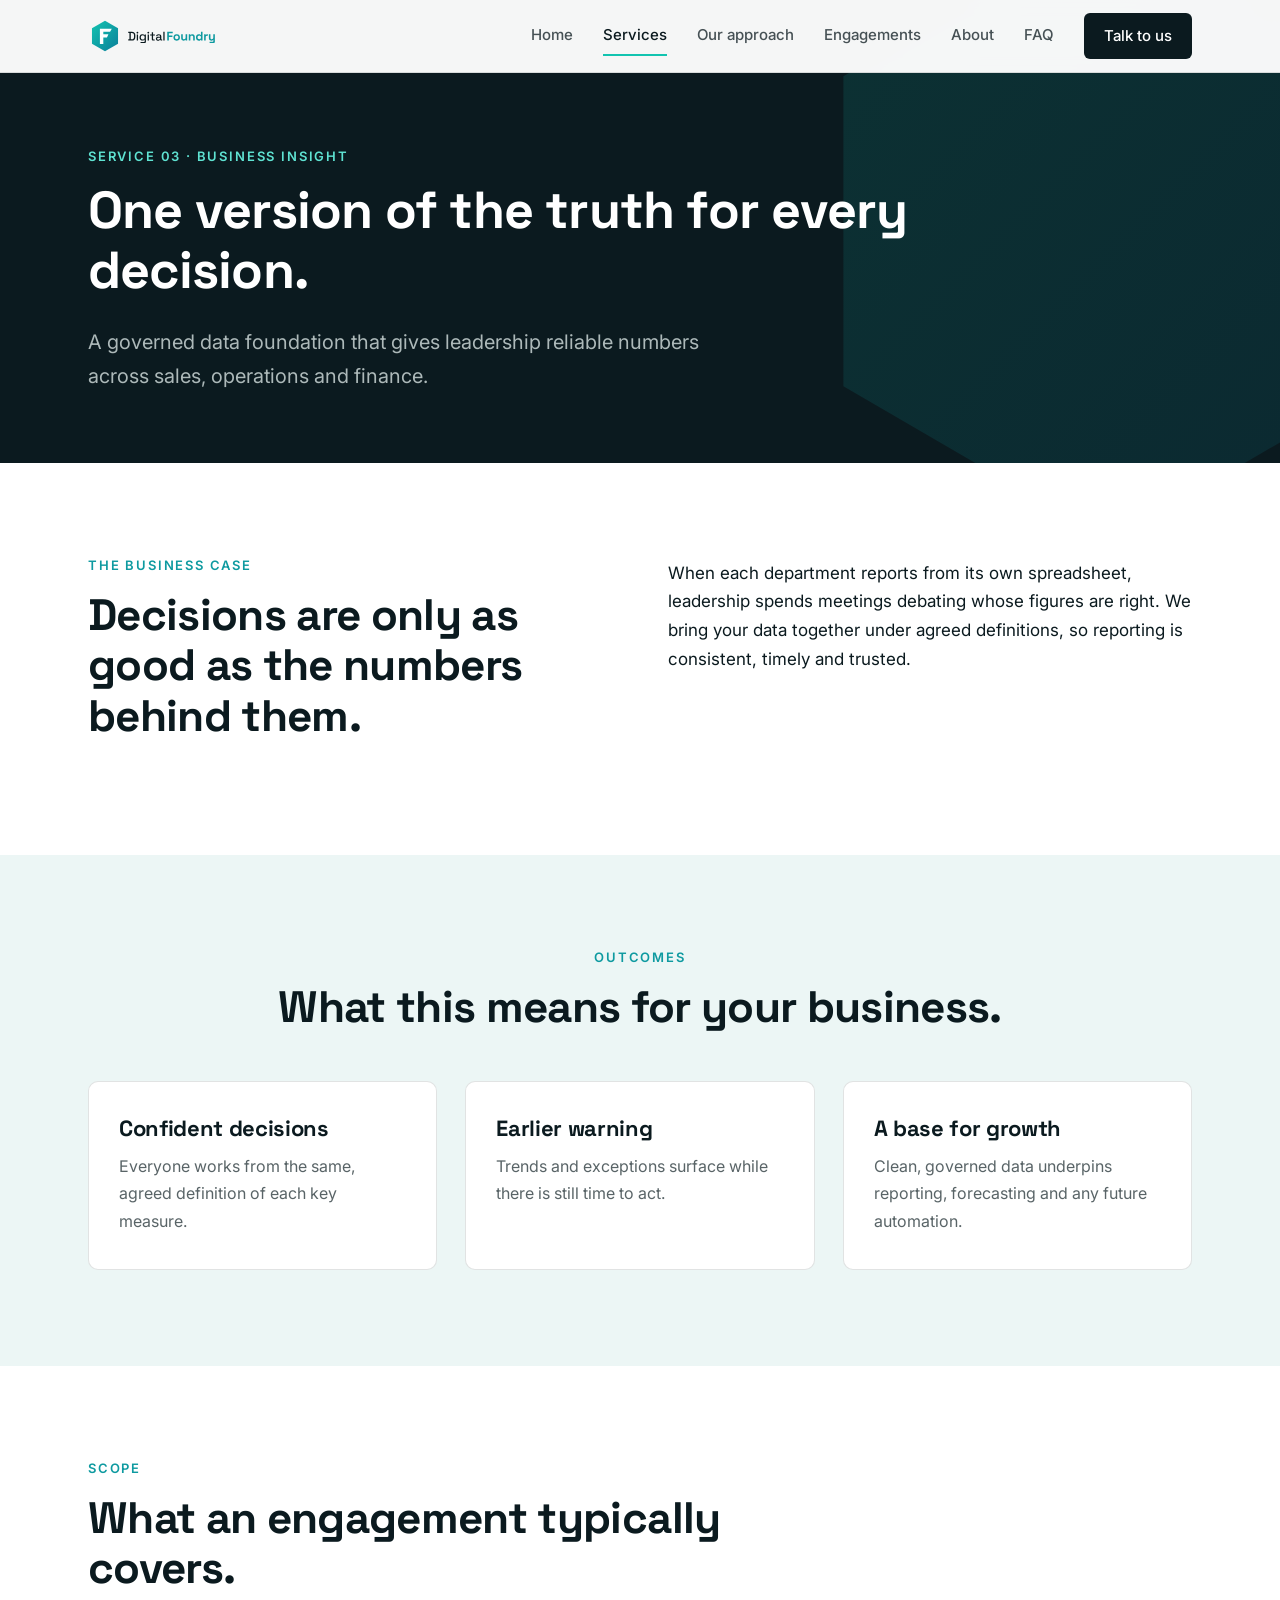
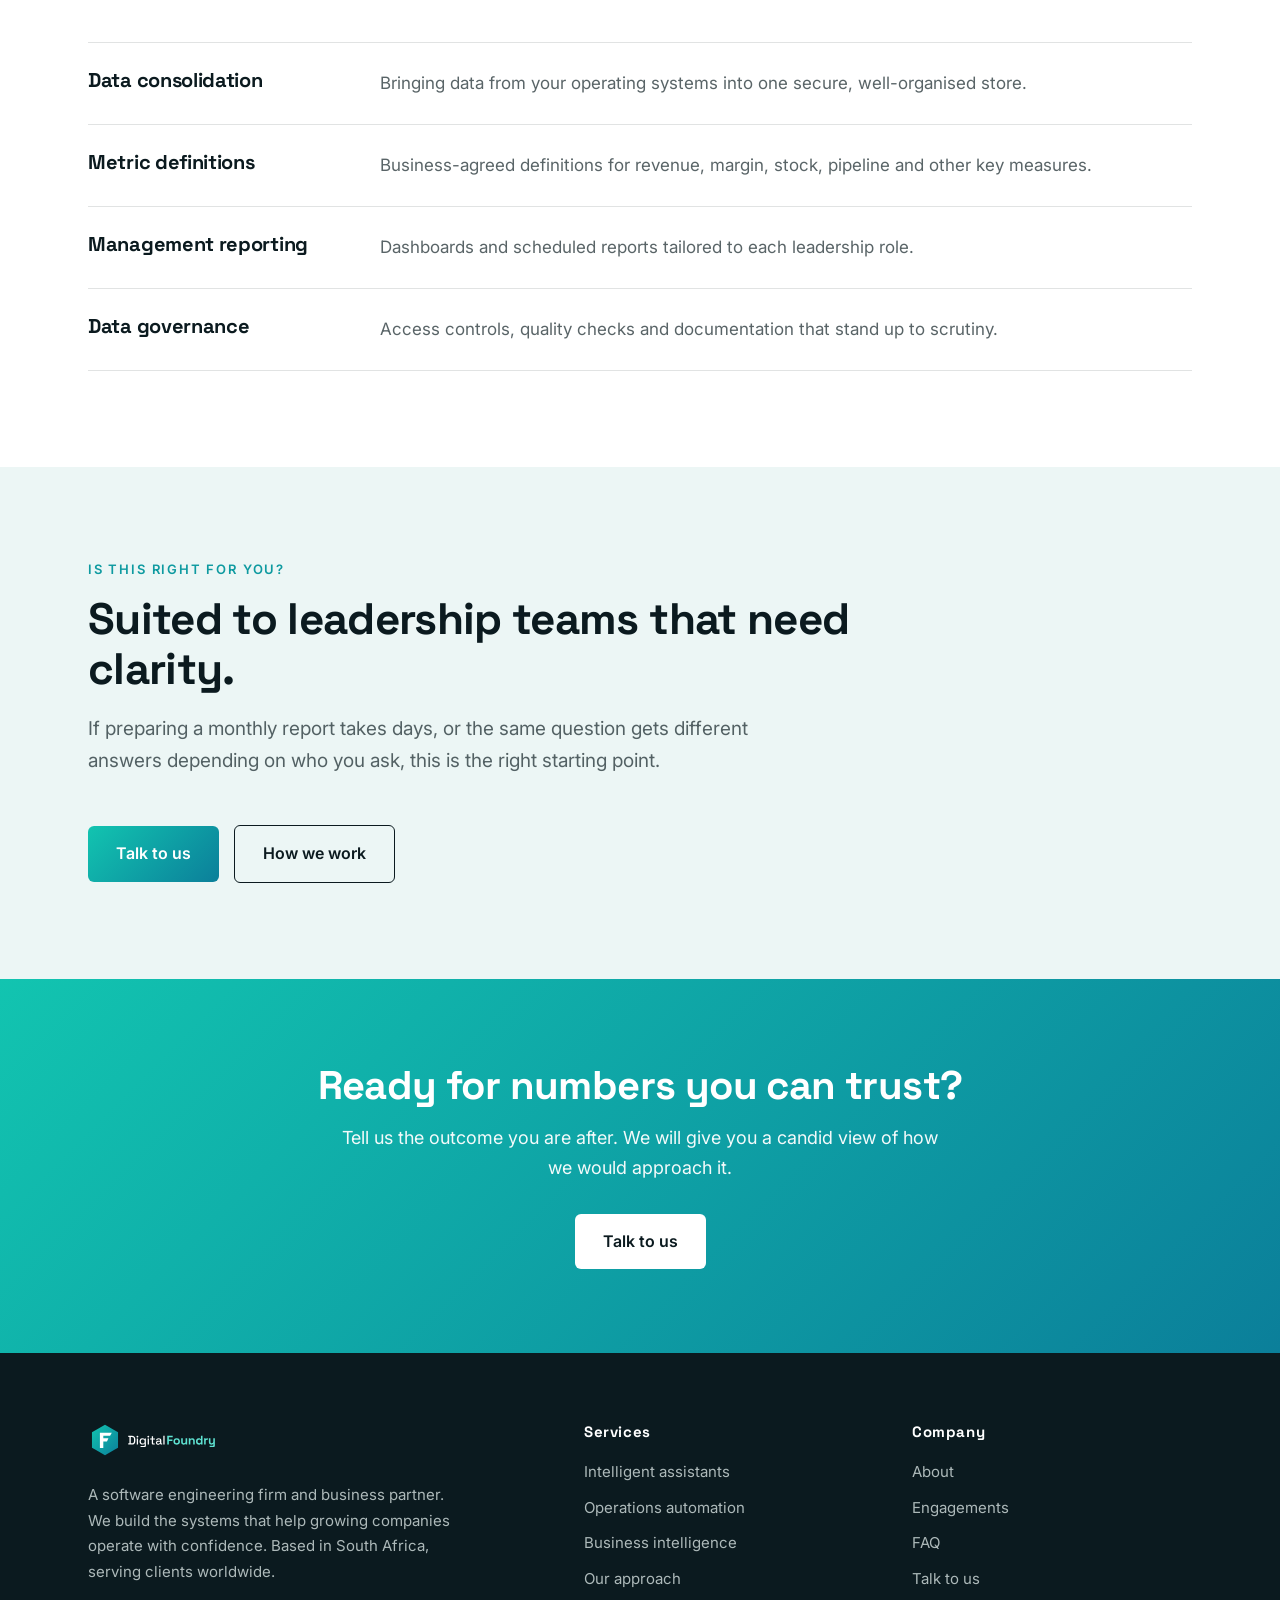
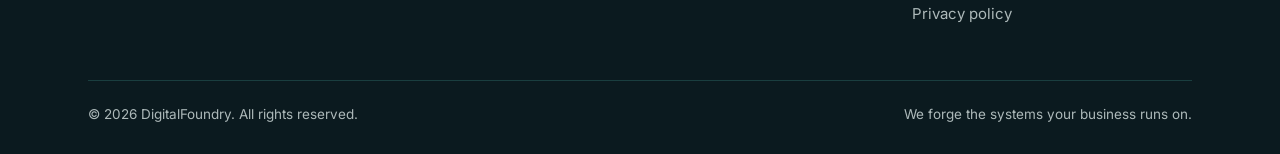
<file: data-infrastructure.html>
<!DOCTYPE html>
<html lang="en-ZA">
<head>
<meta charset="UTF-8">
<meta name="viewport" content="width=device-width, initial-scale=1.0">
<title>Business insight — DigitalFoundry</title>
<meta name="description" content="A governed data foundation that gives leadership reliable numbers across sales, operations and finance.">
<meta name="author" content="DigitalFoundry">
<link rel="canonical" href="https://yacoobmohammed19.github.io/digitalfoundry-site/data-infrastructure.html">
<meta property="og:title" content="Business insight — DigitalFoundry"><meta property="og:description" content="A governed data foundation that gives leadership reliable numbers across sales, operations and finance.">
<meta property="og:url" content="https://yacoobmohammed19.github.io/digitalfoundry-site/data-infrastructure.html"><meta property="og:type" content="website">
<meta property="og:image" content="https://yacoobmohammed19.github.io/digitalfoundry-site/og.png"><meta name="twitter:card" content="summary_large_image">
<meta name="theme-color" content="#0B1A1F">
<link rel="icon" type="image/svg+xml" href="assets/favicon.svg"><link rel="icon" type="image/png" href="favicon.png"><link rel="apple-touch-icon" href="favicon.png">
<link rel="preconnect" href="https://fonts.googleapis.com"><link rel="preconnect" href="https://fonts.gstatic.com" crossorigin>
<link href="https://fonts.googleapis.com/css2?family=Inter:wght@400;500;600&family=Space+Grotesk:wght@500;600;700&display=swap" rel="stylesheet">
<link rel="stylesheet" href="css/df.css">

</head>
<body>
<nav id="nav" class="nav"></nav>
<main>
<section class="hero mini"><div class="wrap"><div class="eyebrow">Service 03 · Business insight</div><h1>One version of the truth for every decision.</h1><p class="sub">A governed data foundation that gives leadership reliable numbers across sales, operations and finance.</p></div></section><section class="sec "><div class="wrap"><div class="g2"><div><div class=""><div class="eyebrow">The business case</div><h2 class="h">Decisions are only as good as the numbers behind them.</h2></div></div><div class="rv"><p>When each department reports from its own spreadsheet, leadership spends meetings debating whose figures are right. We bring your data together under agreed definitions, so reporting is consistent, timely and trusted.</p></div></div></div></section><section class="sec mist"><div class="wrap"><div class="center"><div class="eyebrow">Outcomes</div><h2 class="h">What this means for your business.</h2></div><div class="g3 mt"><div class="card rv"><h3>Confident decisions</h3><p>Everyone works from the same, agreed definition of each key measure.</p></div><div class="card rv"><h3>Earlier warning</h3><p>Trends and exceptions surface while there is still time to act.</p></div><div class="card rv"><h3>A base for growth</h3><p>Clean, governed data underpins reporting, forecasting and any future automation.</p></div></div></div></section><section class="sec "><div class="wrap"><div class=""><div class="eyebrow">Scope</div><h2 class="h">What an engagement typically covers.</h2></div><div class="mt"><div class="rule rv"><h4>Data consolidation</h4><p>Bringing data from your operating systems into one secure, well-organised store.</p></div><div class="rule rv"><h4>Metric definitions</h4><p>Business-agreed definitions for revenue, margin, stock, pipeline and other key measures.</p></div><div class="rule rv"><h4>Management reporting</h4><p>Dashboards and scheduled reports tailored to each leadership role.</p></div><div class="rule rv"><h4>Data governance</h4><p>Access controls, quality checks and documentation that stand up to scrutiny.</p></div></div></div></section><section class="sec mist"><div class="wrap"><div class=""><div class="eyebrow">Is this right for you?</div><h2 class="h">Suited to leadership teams that need clarity.</h2><p class="lead">If preparing a monthly report takes days, or the same question gets different answers depending on who you ask, this is the right starting point.</p></div><div class="mt"><a class="btn pri" href="contact.html">Talk to us</a> &nbsp; <a class="btn ol" href="process.html">How we work</a></div></div></section><section class="cta"><div class="wrap"><h2>Ready for numbers you can trust?</h2><p>Tell us the outcome you are after. We will give you a candid view of how we would approach it.</p><a class="btn" href="contact.html">Talk to us</a></div></section>
</main>
<footer id="foot" class="foot"></footer>
<script src="js/df.js"></script>
</body></html>
</file>
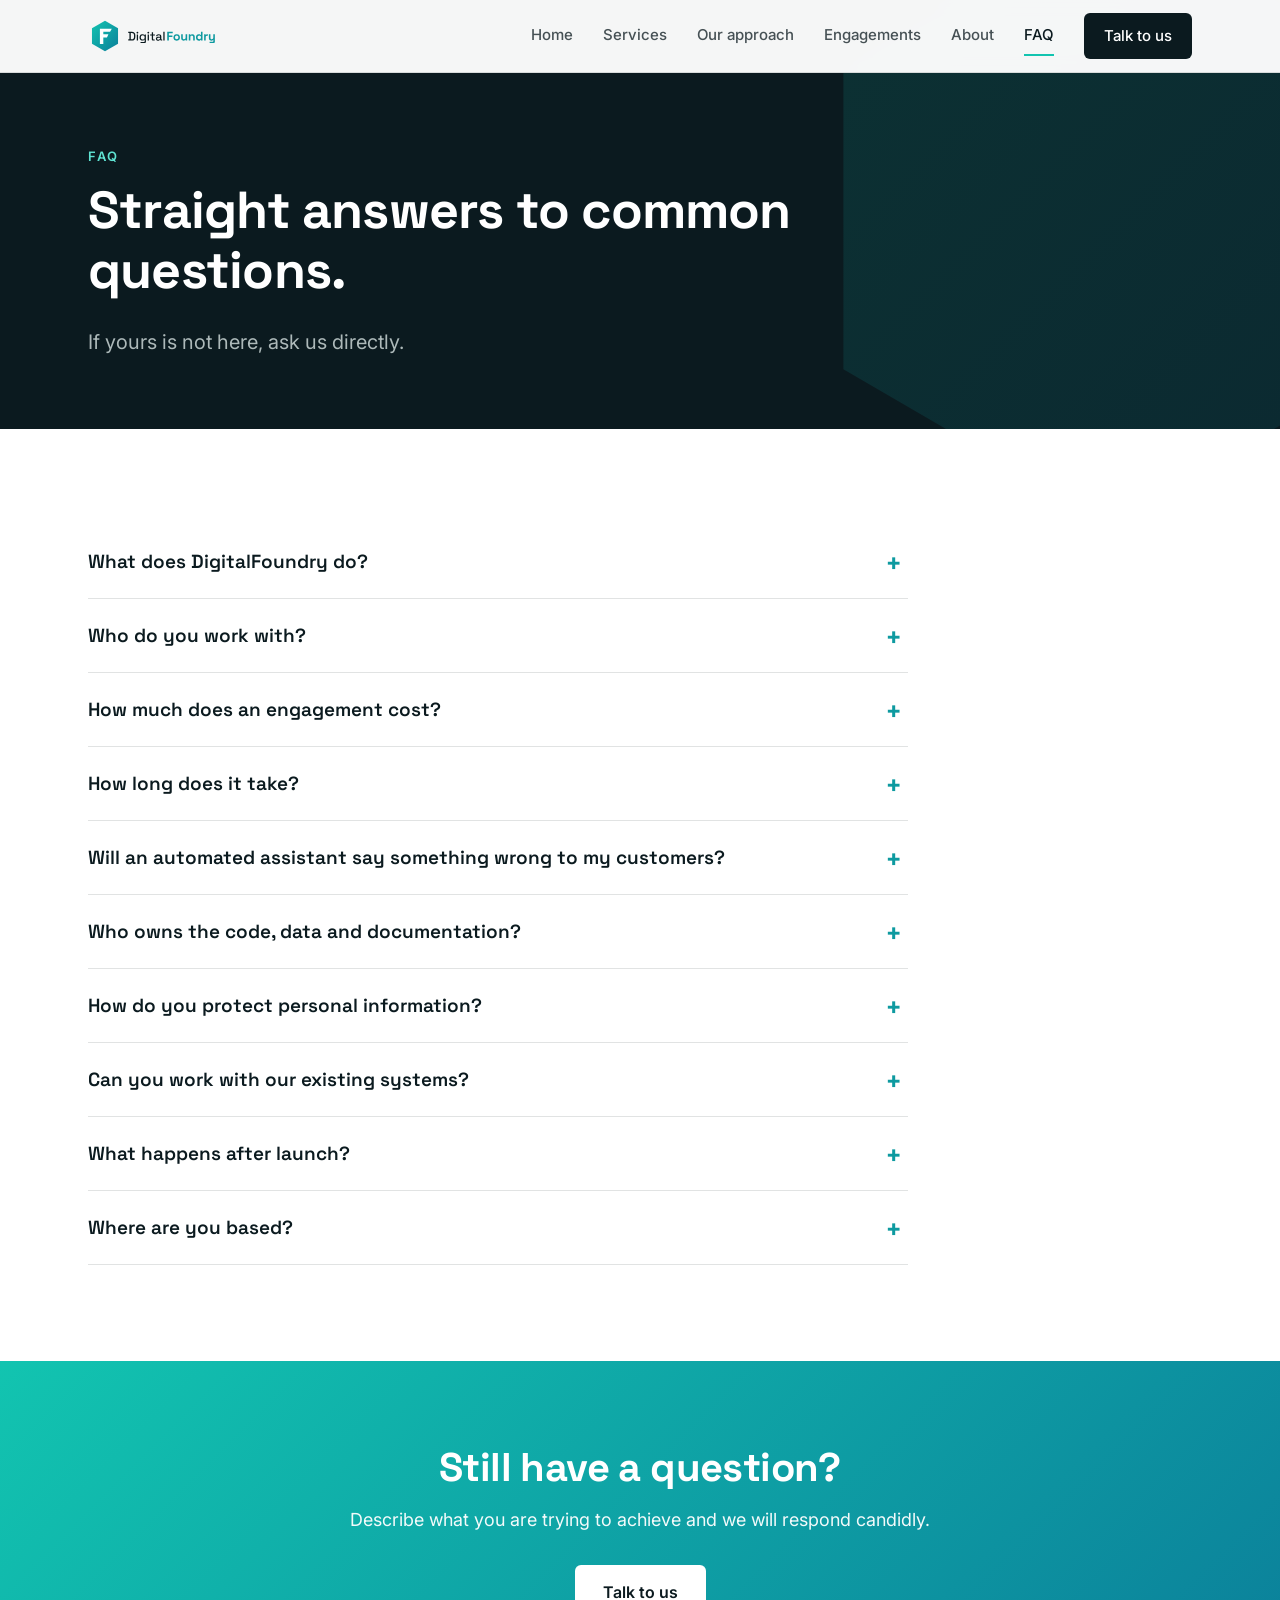
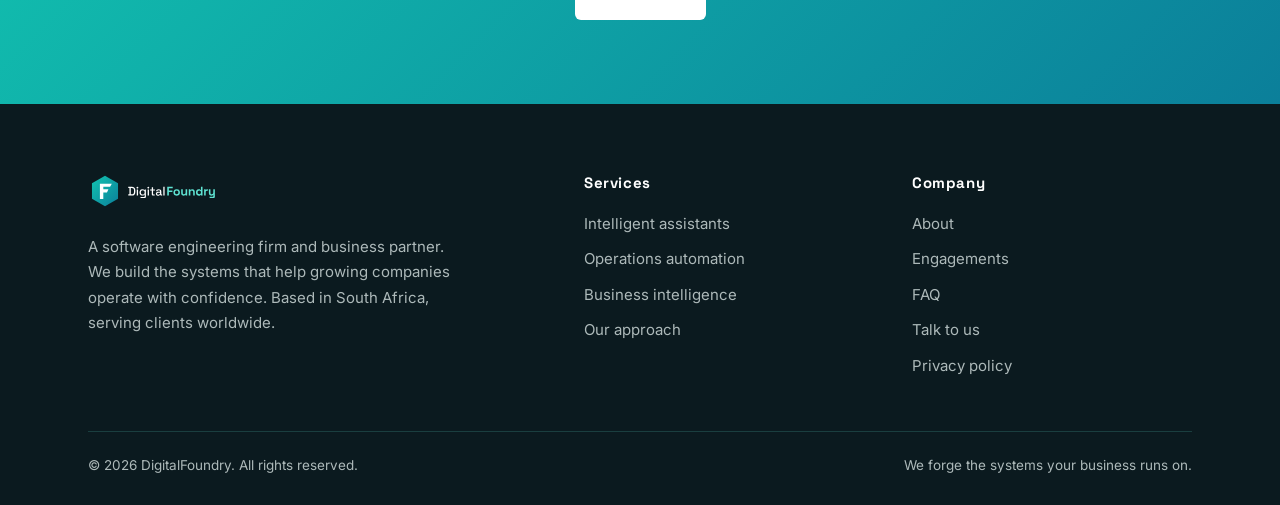
<file: faq.html>
<!DOCTYPE html>
<html lang="en-ZA">
<head>
<meta charset="UTF-8">
<meta name="viewport" content="width=device-width, initial-scale=1.0">
<title>FAQ — DigitalFoundry</title>
<meta name="description" content="Answers to common questions about working with DigitalFoundry: cost, timing, ownership, security and support.">
<meta name="author" content="DigitalFoundry">
<link rel="canonical" href="https://yacoobmohammed19.github.io/digitalfoundry-site/faq.html">
<meta property="og:title" content="FAQ — DigitalFoundry"><meta property="og:description" content="Answers to common questions about working with DigitalFoundry: cost, timing, ownership, security and support.">
<meta property="og:url" content="https://yacoobmohammed19.github.io/digitalfoundry-site/faq.html"><meta property="og:type" content="website">
<meta property="og:image" content="https://yacoobmohammed19.github.io/digitalfoundry-site/og.png"><meta name="twitter:card" content="summary_large_image">
<meta name="theme-color" content="#0B1A1F">
<link rel="icon" type="image/svg+xml" href="assets/favicon.svg"><link rel="icon" type="image/png" href="favicon.png"><link rel="apple-touch-icon" href="favicon.png">
<link rel="preconnect" href="https://fonts.googleapis.com"><link rel="preconnect" href="https://fonts.gstatic.com" crossorigin>
<link href="https://fonts.googleapis.com/css2?family=Inter:wght@400;500;600&family=Space+Grotesk:wght@500;600;700&display=swap" rel="stylesheet">
<link rel="stylesheet" href="css/df.css">

</head>
<body>
<nav id="nav" class="nav"></nav>
<main>
<section class="hero mini"><div class="wrap"><div class="eyebrow">FAQ</div><h1>Straight answers to common questions.</h1><p class="sub">If yours is not here, ask us directly.</p></div></section><section class="sec "><div class="wrap"><div class="faq"><div class="fi"><button class="fq" aria-expanded="false">What does DigitalFoundry do?</button><div class="fa"><p>We design, build and support business technology in three areas: customer experience, operational efficiency and business insight. Each stands alone and is stronger together.</p></div></div><div class="fi"><button class="fq" aria-expanded="false">Who do you work with?</button><div class="fa"><p>Owner-led and mid-market companies that have outgrown manual processes, and agencies and consultancies that want a delivery partner behind their own client work.</p></div></div><div class="fi"><button class="fq" aria-expanded="false">How much does an engagement cost?</button><div class="fa"><p>It depends on scope, so we do not publish a price list. After discovery and prioritisation you receive a written fixed scope, milestones and price. Nothing is built until you have agreed it in writing.</p></div></div><div class="fi"><button class="fq" aria-expanded="false">How long does it take?</button><div class="fa"><p>A typical single-system engagement runs about five to ten weeks from first conversation to go-live. Larger programmes are planned in phases.</p></div></div><div class="fi"><button class="fq" aria-expanded="false">Will an automated assistant say something wrong to my customers?</button><div class="fa"><p>Assistants answer only from content you approve, work within limits you set and hand over to a named person with the full conversation when a request is out of scope. Every conversation is logged and quality is reviewed.</p></div></div><div class="fi"><button class="fq" aria-expanded="false">Who owns the code, data and documentation?</button><div class="fa"><p>You do. Everything is handed over to you, with no lock-in.</p></div></div><div class="fi"><button class="fq" aria-expanded="false">How do you protect personal information?</button><div class="fa"><p>We apply least-privilege access, encrypted credentials and sensible retention, with POPIA in mind. We tell you what data a system touches and where it is stored before it goes live.</p></div></div><div class="fi"><button class="fq" aria-expanded="false">Can you work with our existing systems?</button><div class="fa"><p>Usually, yes. We integrate with common accounting, CRM, ERP, e-commerce, email and messaging tools. If a tool cannot be integrated we say so early and propose an alternative.</p></div></div><div class="fi"><button class="fq" aria-expanded="false">What happens after launch?</button><div class="fa"><p>You can run the solution yourselves using the documentation we hand over, or retain us to monitor, improve and report each month.</p></div></div><div class="fi"><button class="fq" aria-expanded="false">Where are you based?</button><div class="fa"><p>We are based in South Africa and serve clients locally and internationally.</p></div></div></div></div></section><section class="cta"><div class="wrap"><h2>Still have a question?</h2><p>Describe what you are trying to achieve and we will respond candidly.</p><a class="btn" href="contact.html">Talk to us</a></div></section>
</main>
<footer id="foot" class="foot"></footer>
<script src="js/df.js"></script>
</body></html>
</file>
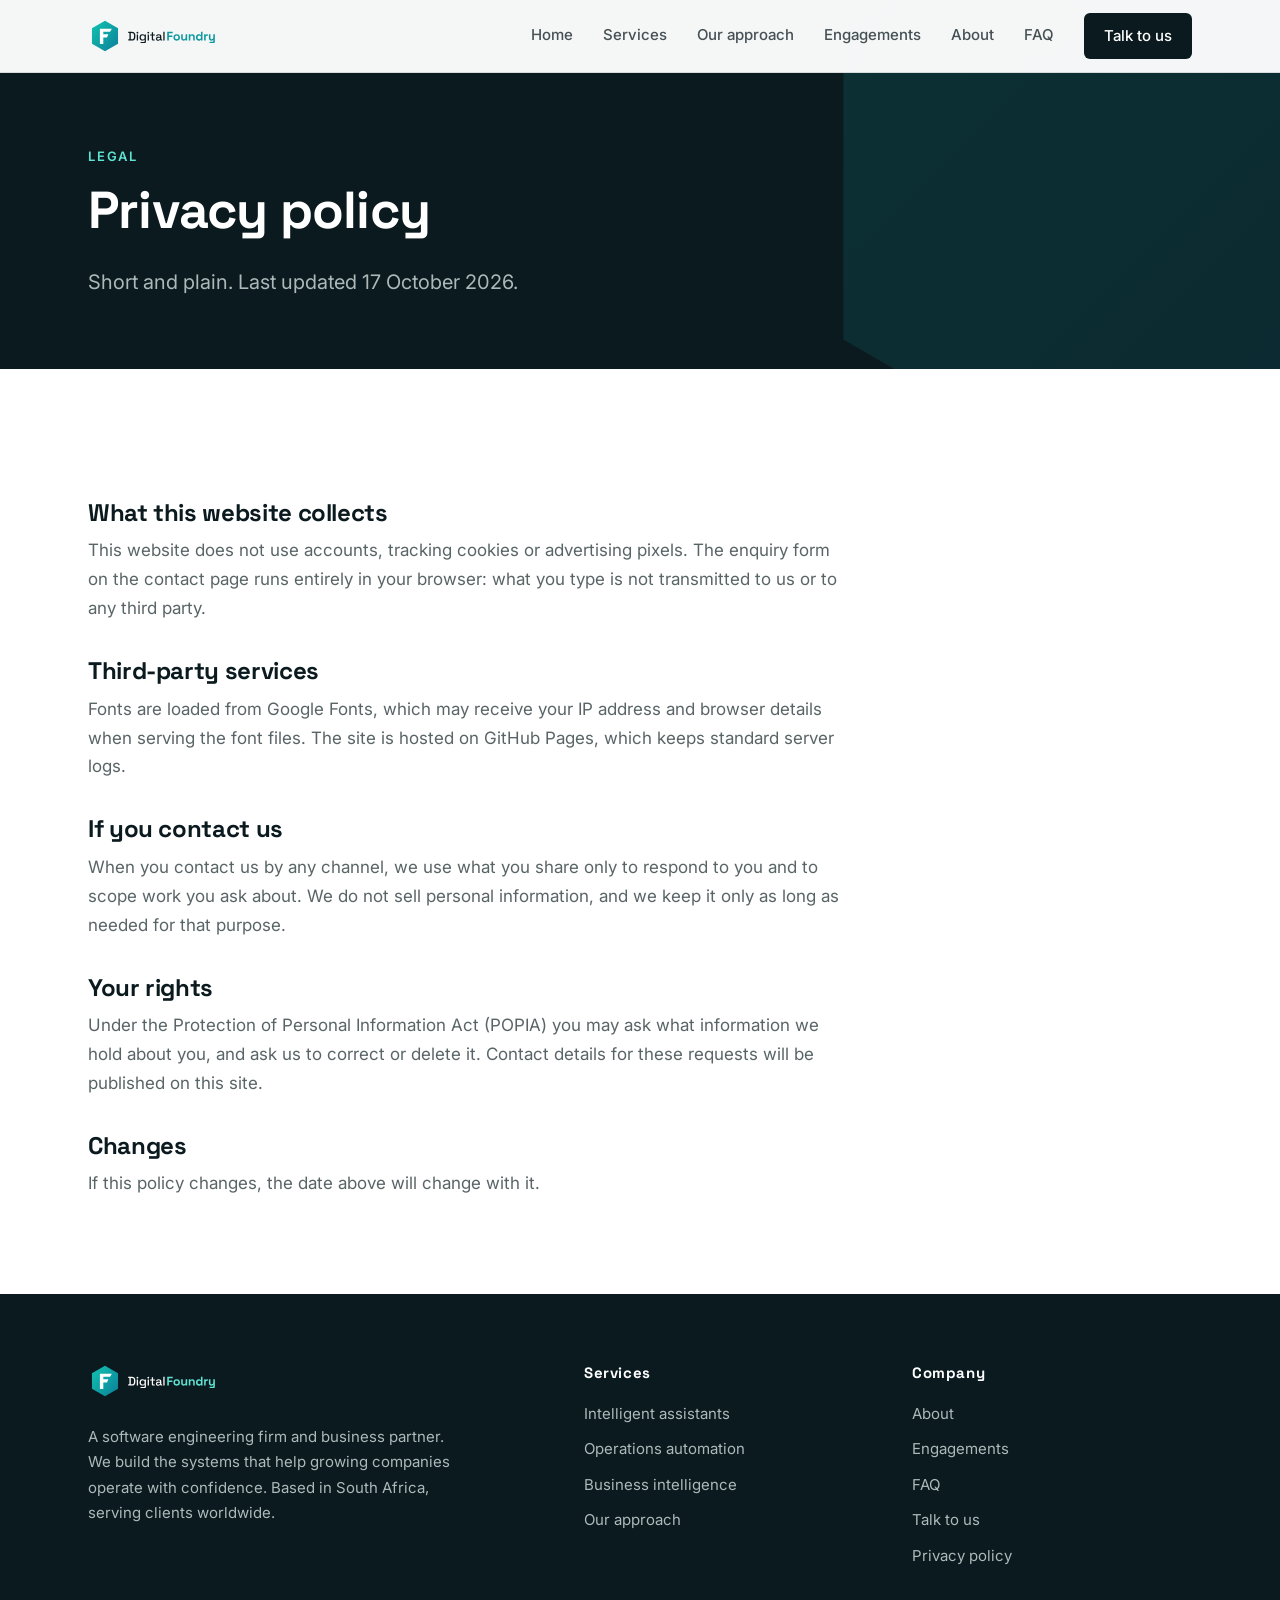
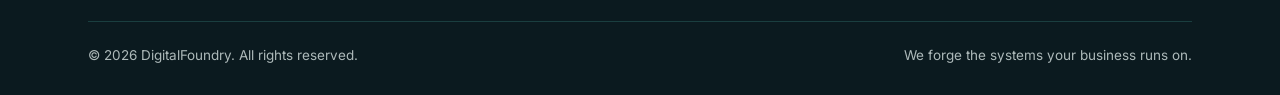
<file: privacy.html>
<!DOCTYPE html>
<html lang="en-ZA">
<head>
<meta charset="UTF-8">
<meta name="viewport" content="width=device-width, initial-scale=1.0">
<title>Privacy policy — DigitalFoundry</title>
<meta name="description" content="How DigitalFoundry handles personal information on this website.">
<meta name="author" content="DigitalFoundry">
<link rel="canonical" href="https://yacoobmohammed19.github.io/digitalfoundry-site/privacy.html">
<meta property="og:title" content="Privacy policy — DigitalFoundry"><meta property="og:description" content="How DigitalFoundry handles personal information on this website.">
<meta property="og:url" content="https://yacoobmohammed19.github.io/digitalfoundry-site/privacy.html"><meta property="og:type" content="website">
<meta property="og:image" content="https://yacoobmohammed19.github.io/digitalfoundry-site/og.png"><meta name="twitter:card" content="summary_large_image">
<meta name="theme-color" content="#0B1A1F">
<link rel="icon" type="image/svg+xml" href="assets/favicon.svg"><link rel="icon" type="image/png" href="favicon.png"><link rel="apple-touch-icon" href="favicon.png">
<link rel="preconnect" href="https://fonts.googleapis.com"><link rel="preconnect" href="https://fonts.gstatic.com" crossorigin>
<link href="https://fonts.googleapis.com/css2?family=Inter:wght@400;500;600&family=Space+Grotesk:wght@500;600;700&display=swap" rel="stylesheet">
<link rel="stylesheet" href="css/df.css">

</head>
<body>
<nav id="nav" class="nav"></nav>
<main>
<section class="hero mini"><div class="wrap"><div class="eyebrow">Legal</div><h1>Privacy policy</h1><p class="sub">Short and plain. Last updated 17 October 2026.</p></div></section><section class="sec "><div class="wrap"><div class="prose"><h2>What this website collects</h2><p>This website does not use accounts, tracking cookies or advertising pixels. The enquiry form on the contact page runs entirely in your browser: what you type is not transmitted to us or to any third party.</p><h2>Third-party services</h2><p>Fonts are loaded from Google Fonts, which may receive your IP address and browser details when serving the font files. The site is hosted on GitHub Pages, which keeps standard server logs.</p><h2>If you contact us</h2><p>When you contact us by any channel, we use what you share only to respond to you and to scope work you ask about. We do not sell personal information, and we keep it only as long as needed for that purpose.</p><h2>Your rights</h2><p>Under the Protection of Personal Information Act (POPIA) you may ask what information we hold about you, and ask us to correct or delete it. Contact details for these requests will be published on this site.</p><h2>Changes</h2><p>If this policy changes, the date above will change with it.</p></div></div></section>
</main>
<footer id="foot" class="foot"></footer>
<script src="js/df.js"></script>
</body></html>
</file>
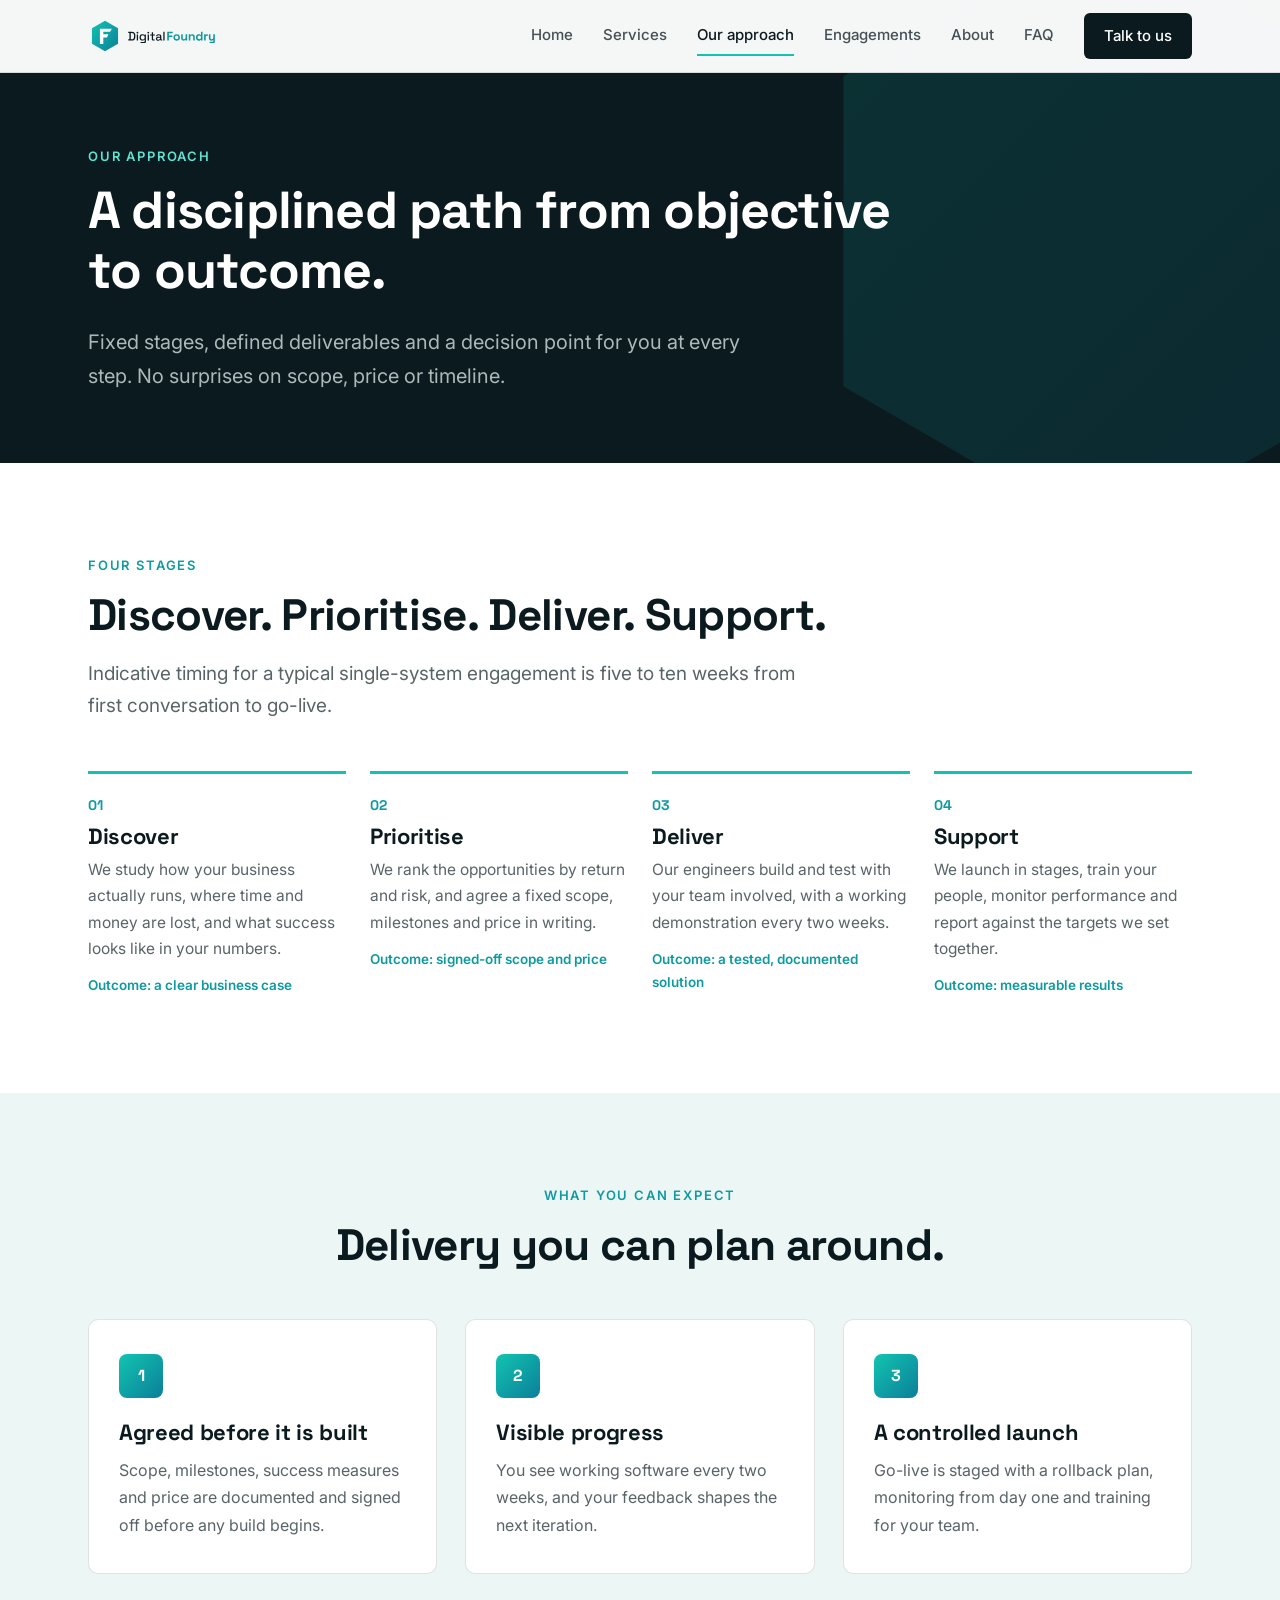
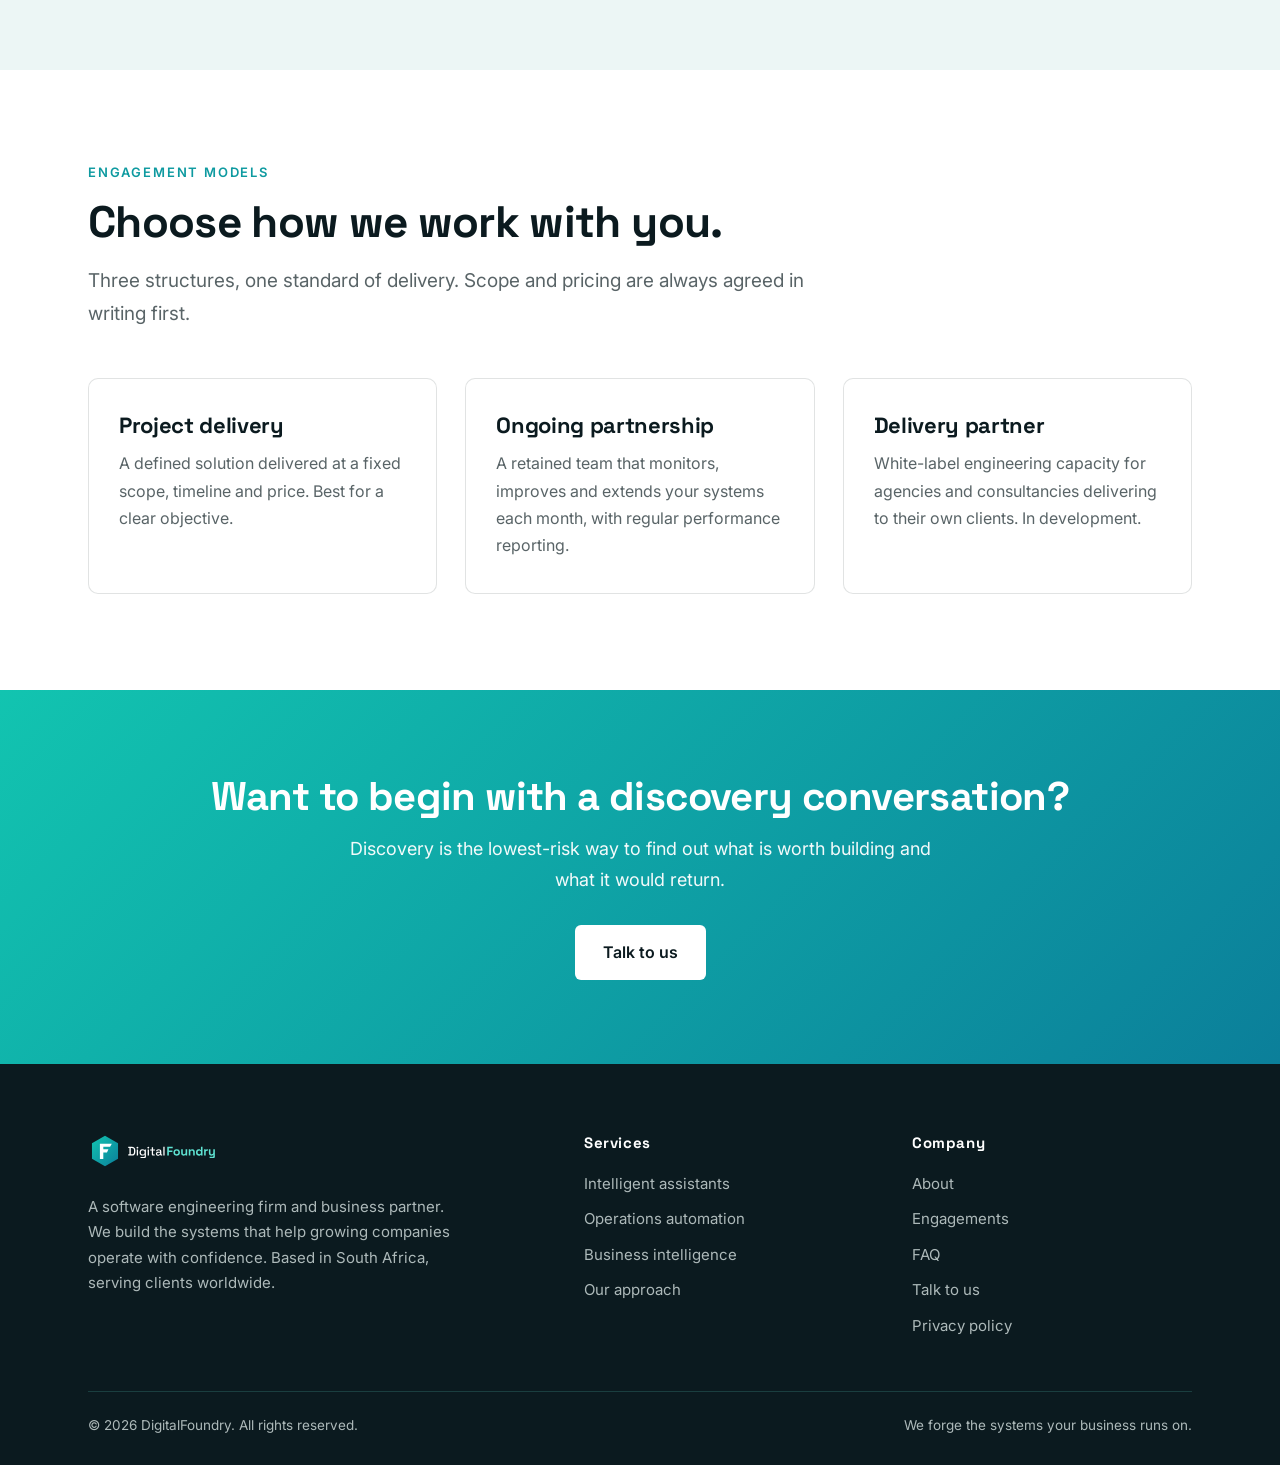
<file: process.html>
<!DOCTYPE html>
<html lang="en-ZA">
<head>
<meta charset="UTF-8">
<meta name="viewport" content="width=device-width, initial-scale=1.0">
<title>Our approach — DigitalFoundry</title>
<meta name="description" content="DigitalFoundry delivers in four stages with fixed scope, regular demonstrations and a controlled launch.">
<meta name="author" content="DigitalFoundry">
<link rel="canonical" href="https://yacoobmohammed19.github.io/digitalfoundry-site/process.html">
<meta property="og:title" content="Our approach — DigitalFoundry"><meta property="og:description" content="DigitalFoundry delivers in four stages with fixed scope, regular demonstrations and a controlled launch.">
<meta property="og:url" content="https://yacoobmohammed19.github.io/digitalfoundry-site/process.html"><meta property="og:type" content="website">
<meta property="og:image" content="https://yacoobmohammed19.github.io/digitalfoundry-site/og.png"><meta name="twitter:card" content="summary_large_image">
<meta name="theme-color" content="#0B1A1F">
<link rel="icon" type="image/svg+xml" href="assets/favicon.svg"><link rel="icon" type="image/png" href="favicon.png"><link rel="apple-touch-icon" href="favicon.png">
<link rel="preconnect" href="https://fonts.googleapis.com"><link rel="preconnect" href="https://fonts.gstatic.com" crossorigin>
<link href="https://fonts.googleapis.com/css2?family=Inter:wght@400;500;600&family=Space+Grotesk:wght@500;600;700&display=swap" rel="stylesheet">
<link rel="stylesheet" href="css/df.css">

</head>
<body>
<nav id="nav" class="nav"></nav>
<main>
<section class="hero mini"><div class="wrap"><div class="eyebrow">Our approach</div><h1>A disciplined path from objective to outcome.</h1><p class="sub">Fixed stages, defined deliverables and a decision point for you at every step. No surprises on scope, price or timeline.</p></div></section><section class="sec "><div class="wrap"><div class=""><div class="eyebrow">Four stages</div><h2 class="h">Discover. Prioritise. Deliver. Support.</h2><p class="lead">Indicative timing for a typical single-system engagement is five to ten weeks from first conversation to go-live.</p></div><div class="mt"><div class="steps rv"><div class="step"><h4>Discover</h4><p>We study how your business actually runs, where time and money are lost, and what success looks like in your numbers.</p><small>Outcome: a clear business case</small></div><div class="step"><h4>Prioritise</h4><p>We rank the opportunities by return and risk, and agree a fixed scope, milestones and price in writing.</p><small>Outcome: signed-off scope and price</small></div><div class="step"><h4>Deliver</h4><p>Our engineers build and test with your team involved, with a working demonstration every two weeks.</p><small>Outcome: a tested, documented solution</small></div><div class="step"><h4>Support</h4><p>We launch in stages, train your people, monitor performance and report against the targets we set together.</p><small>Outcome: measurable results</small></div></div></div></div></section><section class="sec mist"><div class="wrap"><div class="center"><div class="eyebrow">What you can expect</div><h2 class="h">Delivery you can plan around.</h2></div><div class="g3 mt"><div class="card rv"><div class="ic">1</div><h3>Agreed before it is built</h3><p>Scope, milestones, success measures and price are documented and signed off before any build begins.</p></div><div class="card rv"><div class="ic">2</div><h3>Visible progress</h3><p>You see working software every two weeks, and your feedback shapes the next iteration.</p></div><div class="card rv"><div class="ic">3</div><h3>A controlled launch</h3><p>Go-live is staged with a rollback plan, monitoring from day one and training for your team.</p></div></div></div></section><section class="sec "><div class="wrap"><div class=""><div class="eyebrow">Engagement models</div><h2 class="h">Choose how we work with you.</h2><p class="lead">Three structures, one standard of delivery. Scope and pricing are always agreed in writing first.</p></div><div class="g3 mt"><div class="card rv"><h3>Project delivery</h3><p>A defined solution delivered at a fixed scope, timeline and price. Best for a clear objective.</p></div><div class="card rv"><h3>Ongoing partnership</h3><p>A retained team that monitors, improves and extends your systems each month, with regular performance reporting.</p></div><div class="card rv"><h3>Delivery partner</h3><p>White-label engineering capacity for agencies and consultancies delivering to their own clients. In development.</p></div></div></div></section><section class="cta"><div class="wrap"><h2>Want to begin with a discovery conversation?</h2><p>Discovery is the lowest-risk way to find out what is worth building and what it would return.</p><a class="btn" href="contact.html">Talk to us</a></div></section>
</main>
<footer id="foot" class="foot"></footer>
<script src="js/df.js"></script>
</body></html>
</file>
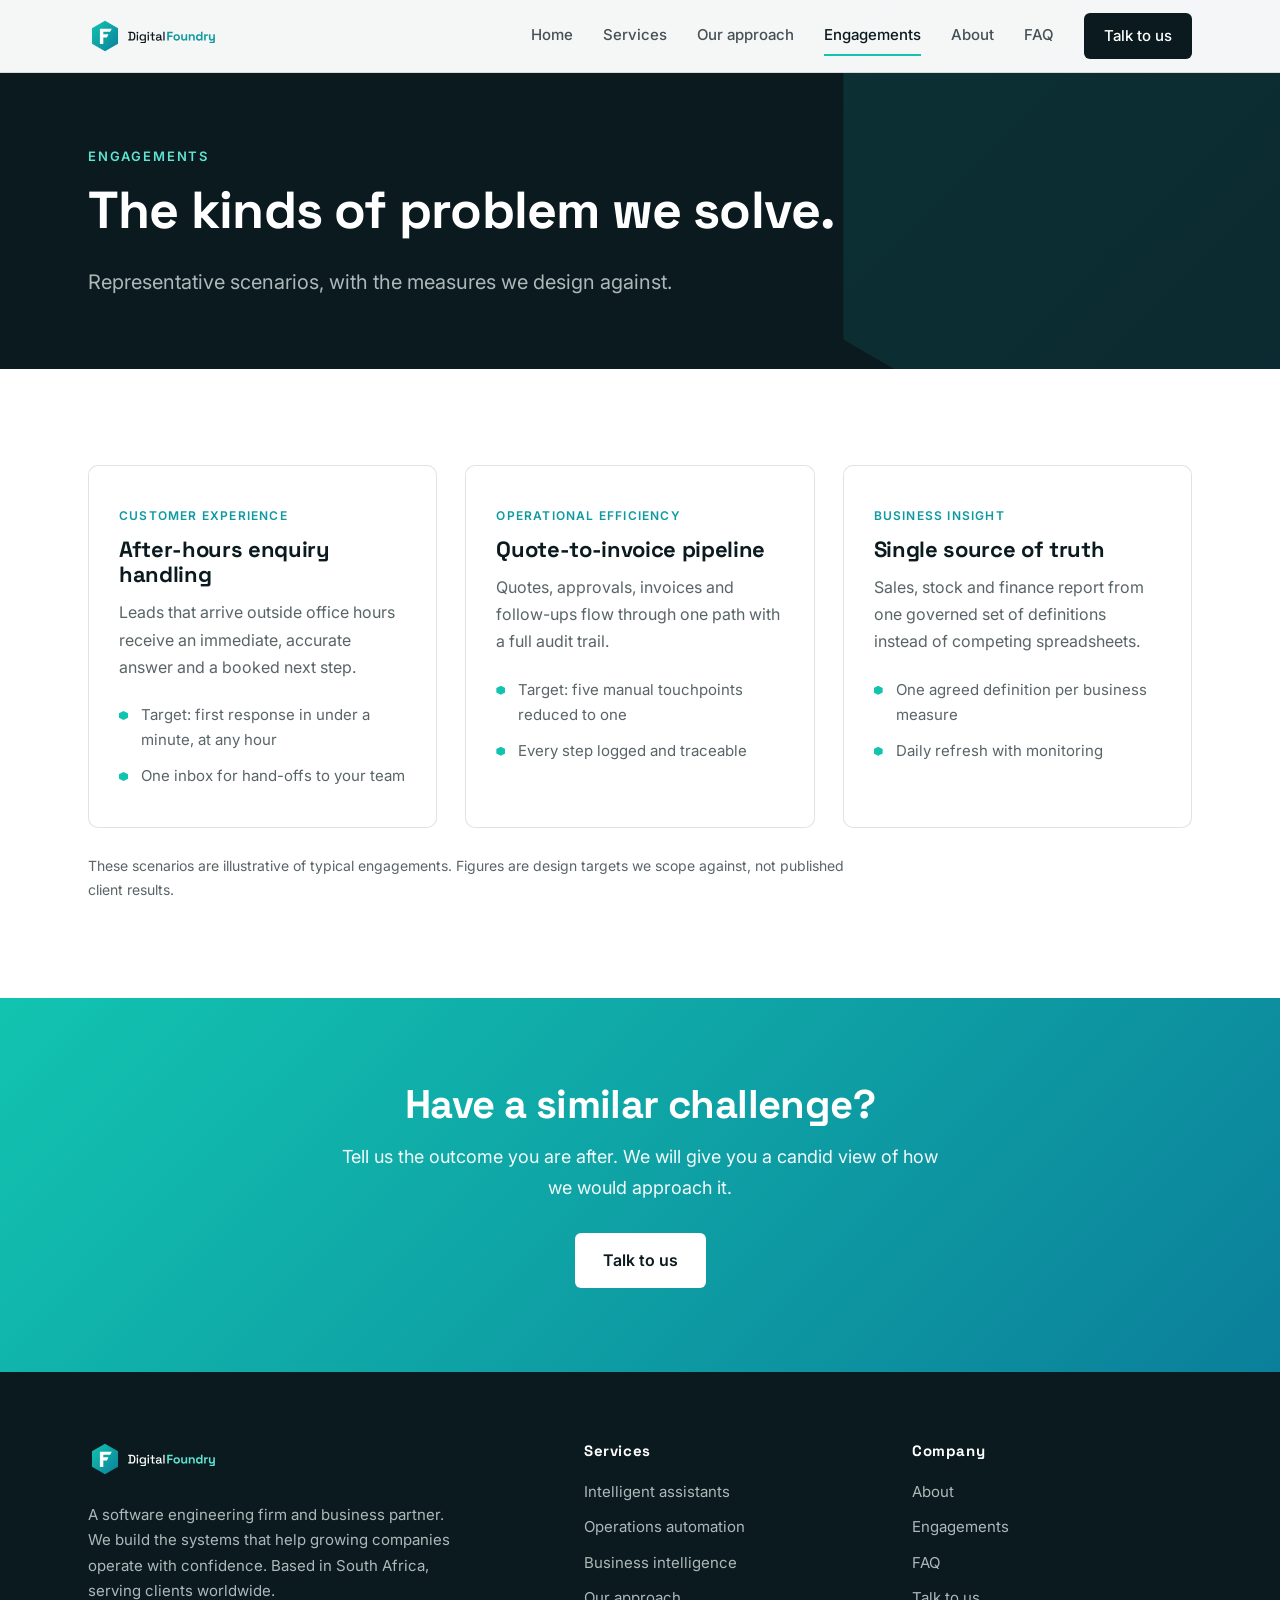
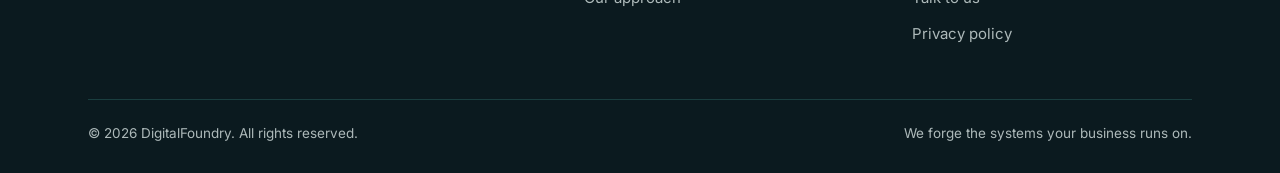
<file: work.html>
<!DOCTYPE html>
<html lang="en-ZA">
<head>
<meta charset="UTF-8">
<meta name="viewport" content="width=device-width, initial-scale=1.0">
<title>Engagements — DigitalFoundry</title>
<meta name="description" content="Representative DigitalFoundry engagements in customer experience, operational efficiency and business insight.">
<meta name="author" content="DigitalFoundry">
<link rel="canonical" href="https://yacoobmohammed19.github.io/digitalfoundry-site/work.html">
<meta property="og:title" content="Engagements — DigitalFoundry"><meta property="og:description" content="Representative DigitalFoundry engagements in customer experience, operational efficiency and business insight.">
<meta property="og:url" content="https://yacoobmohammed19.github.io/digitalfoundry-site/work.html"><meta property="og:type" content="website">
<meta property="og:image" content="https://yacoobmohammed19.github.io/digitalfoundry-site/og.png"><meta name="twitter:card" content="summary_large_image">
<meta name="theme-color" content="#0B1A1F">
<link rel="icon" type="image/svg+xml" href="assets/favicon.svg"><link rel="icon" type="image/png" href="favicon.png"><link rel="apple-touch-icon" href="favicon.png">
<link rel="preconnect" href="https://fonts.googleapis.com"><link rel="preconnect" href="https://fonts.gstatic.com" crossorigin>
<link href="https://fonts.googleapis.com/css2?family=Inter:wght@400;500;600&family=Space+Grotesk:wght@500;600;700&display=swap" rel="stylesheet">
<link rel="stylesheet" href="css/df.css">

</head>
<body>
<nav id="nav" class="nav"></nav>
<main>
<section class="hero mini"><div class="wrap"><div class="eyebrow">Engagements</div><h1>The kinds of problem we solve.</h1><p class="sub">Representative scenarios, with the measures we design against.</p></div></section><section class="sec "><div class="wrap"><div class="g3"><div class="card rv"><span class="tag">Customer experience</span><h3>After-hours enquiry handling</h3><p>Leads that arrive outside office hours receive an immediate, accurate answer and a booked next step.</p><ul><li>Target: first response in under a minute, at any hour</li><li>One inbox for hand-offs to your team</li></ul></div><div class="card rv"><span class="tag">Operational efficiency</span><h3>Quote-to-invoice pipeline</h3><p>Quotes, approvals, invoices and follow-ups flow through one path with a full audit trail.</p><ul><li>Target: five manual touchpoints reduced to one</li><li>Every step logged and traceable</li></ul></div><div class="card rv"><span class="tag">Business insight</span><h3>Single source of truth</h3><p>Sales, stock and finance report from one governed set of definitions instead of competing spreadsheets.</p><ul><li>One agreed definition per business measure</li><li>Daily refresh with monitoring</li></ul></div></div><p class="note">These scenarios are illustrative of typical engagements. Figures are design targets we scope against, not published client results.</p></div></section><section class="cta"><div class="wrap"><h2>Have a similar challenge?</h2><p>Tell us the outcome you are after. We will give you a candid view of how we would approach it.</p><a class="btn" href="contact.html">Talk to us</a></div></section>
</main>
<footer id="foot" class="foot"></footer>
<script src="js/df.js"></script>
</body></html>
</file>
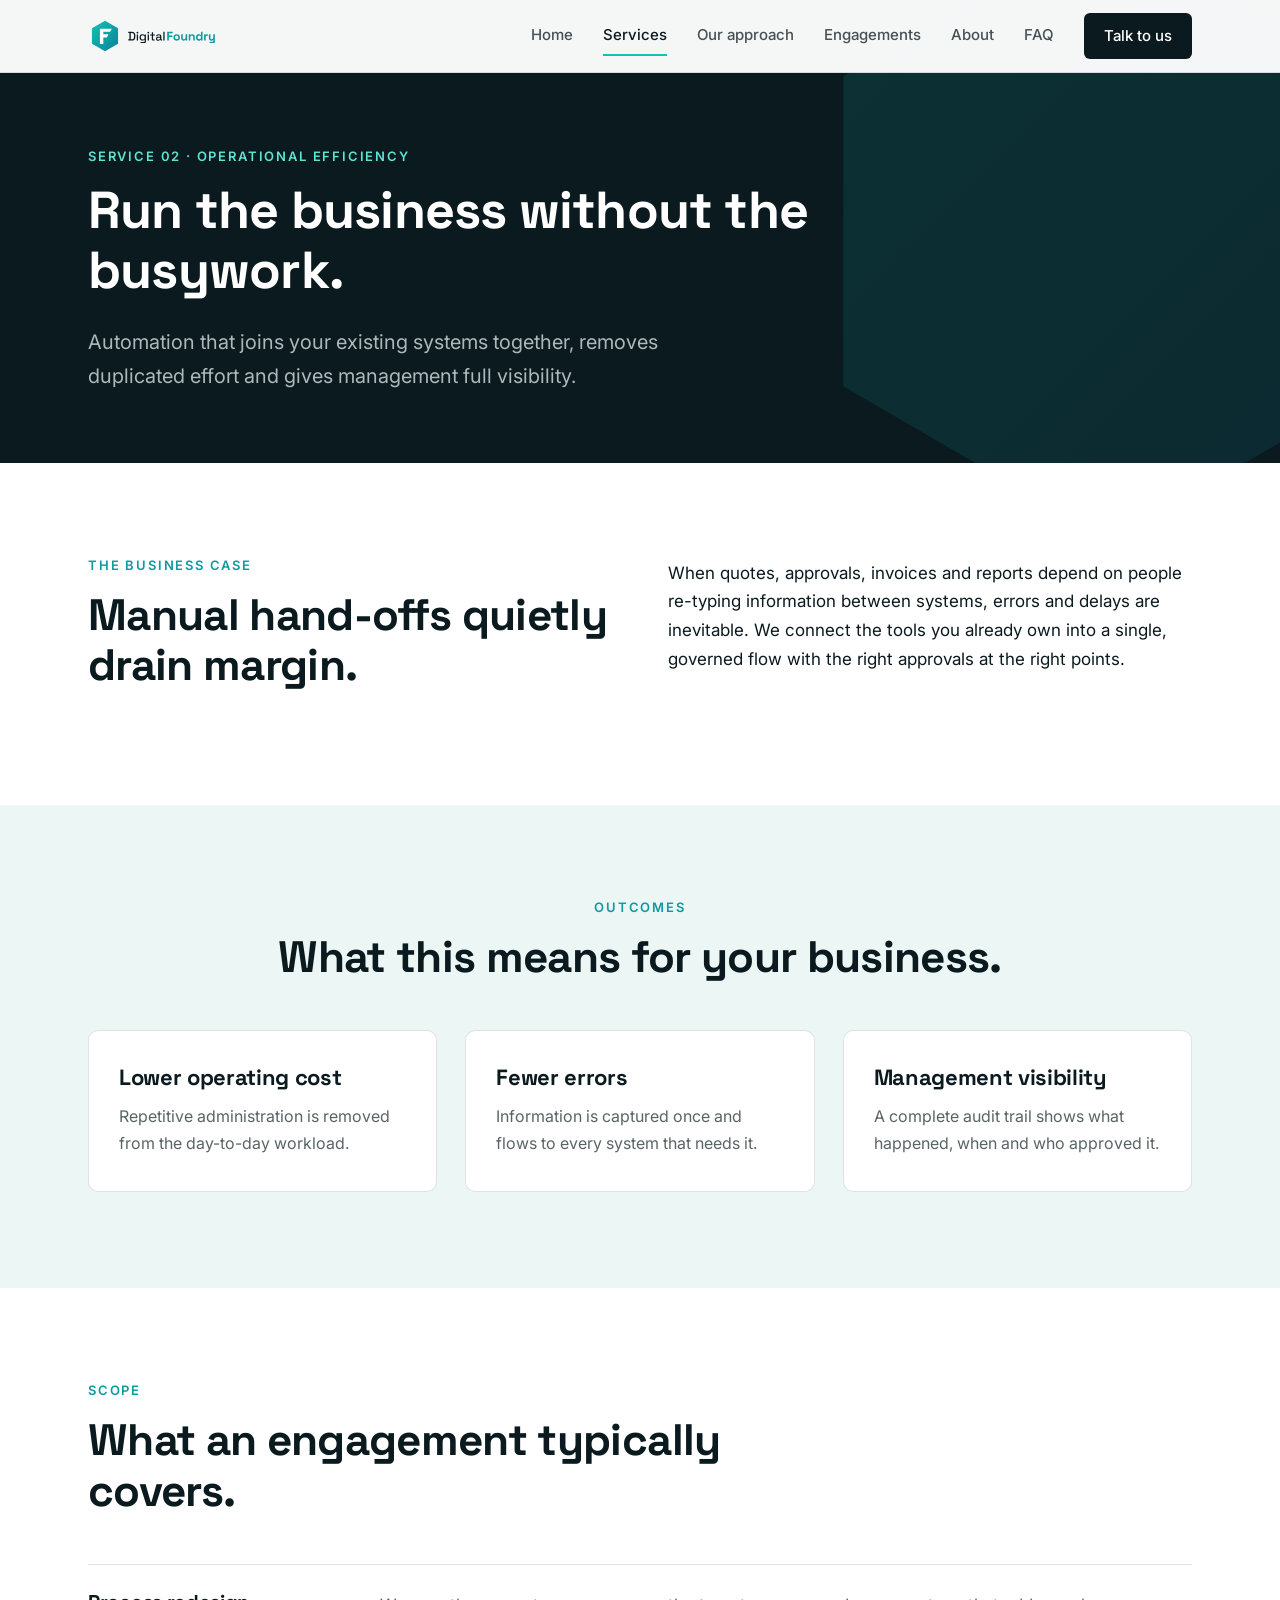
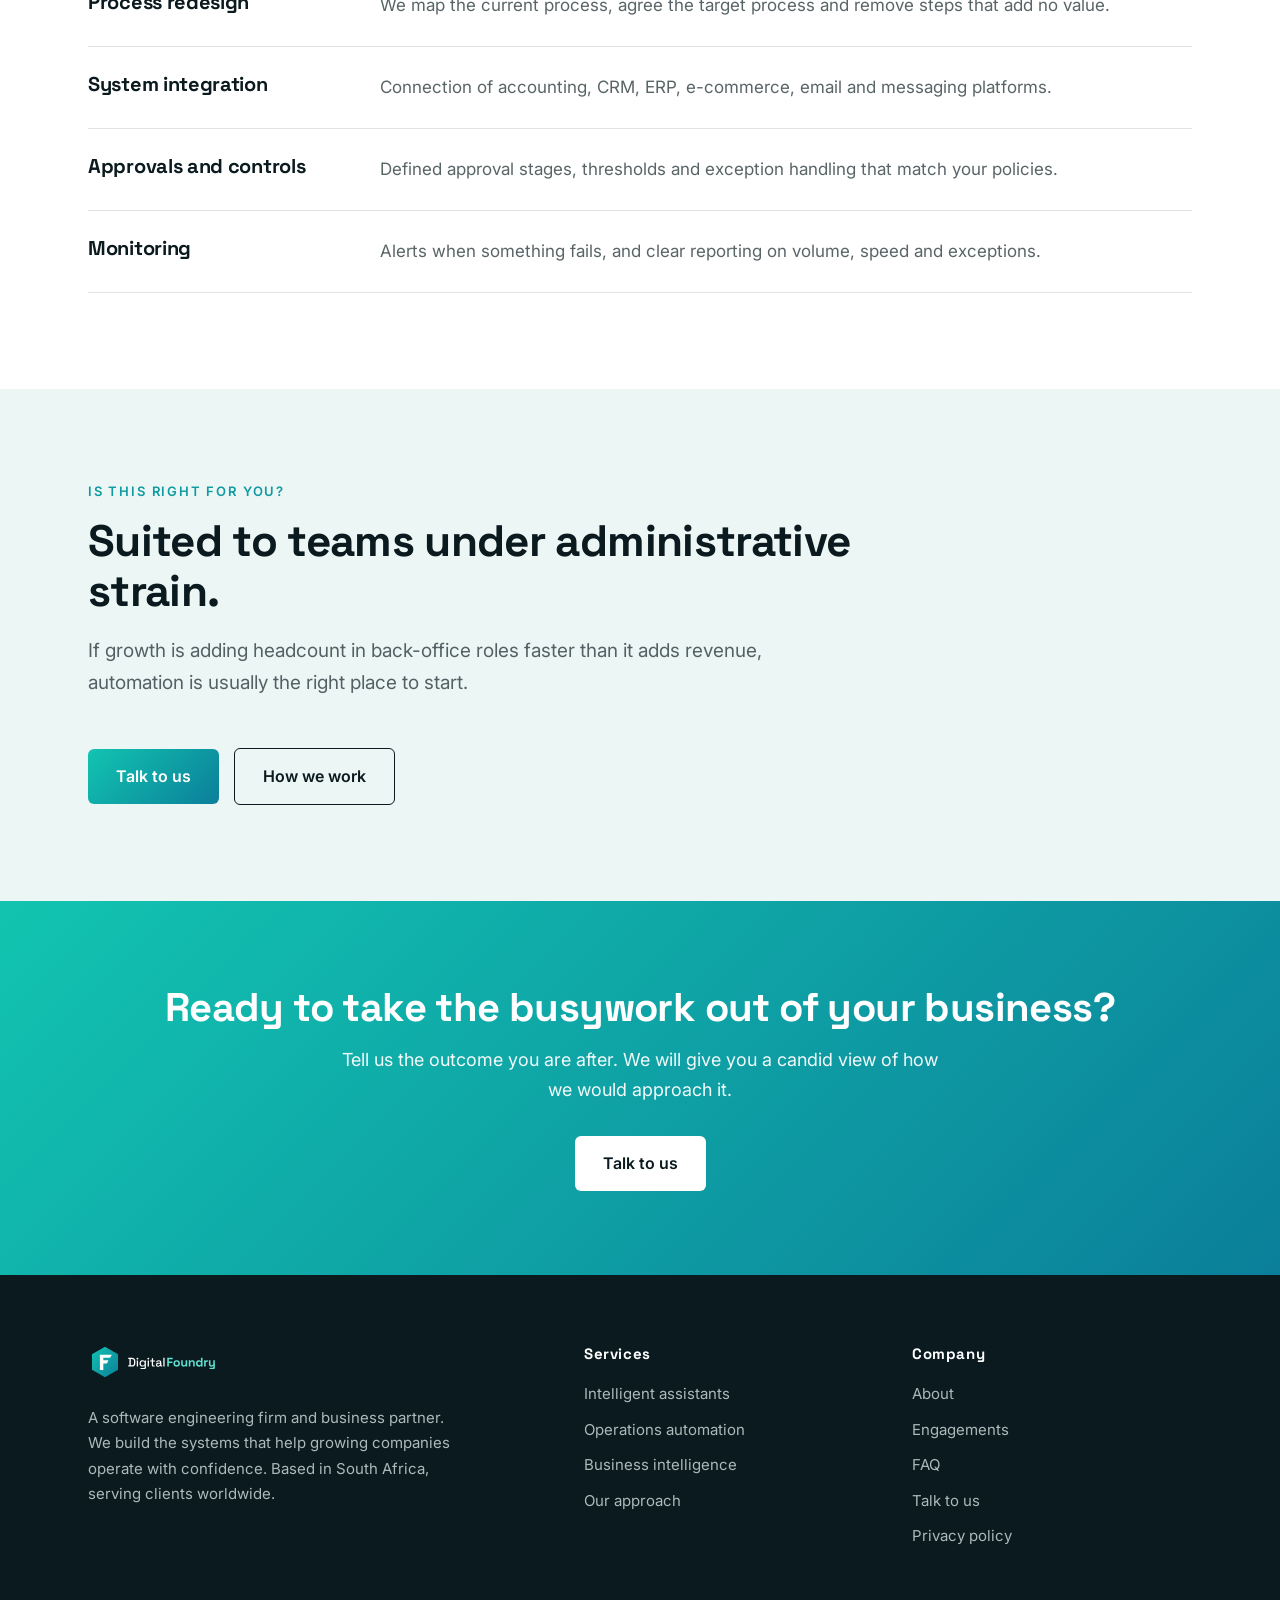
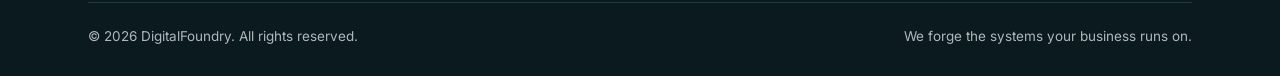
<file: workflow-automation.html>
<!DOCTYPE html>
<html lang="en-ZA">
<head>
<meta charset="UTF-8">
<meta name="viewport" content="width=device-width, initial-scale=1.0">
<title>Operational efficiency — DigitalFoundry</title>
<meta name="description" content="Automation that joins your existing systems together, removes duplicated effort and gives management full visibility.">
<meta name="author" content="DigitalFoundry">
<link rel="canonical" href="https://yacoobmohammed19.github.io/digitalfoundry-site/workflow-automation.html">
<meta property="og:title" content="Operational efficiency — DigitalFoundry"><meta property="og:description" content="Automation that joins your existing systems together, removes duplicated effort and gives management full visibility.">
<meta property="og:url" content="https://yacoobmohammed19.github.io/digitalfoundry-site/workflow-automation.html"><meta property="og:type" content="website">
<meta property="og:image" content="https://yacoobmohammed19.github.io/digitalfoundry-site/og.png"><meta name="twitter:card" content="summary_large_image">
<meta name="theme-color" content="#0B1A1F">
<link rel="icon" type="image/svg+xml" href="assets/favicon.svg"><link rel="icon" type="image/png" href="favicon.png"><link rel="apple-touch-icon" href="favicon.png">
<link rel="preconnect" href="https://fonts.googleapis.com"><link rel="preconnect" href="https://fonts.gstatic.com" crossorigin>
<link href="https://fonts.googleapis.com/css2?family=Inter:wght@400;500;600&family=Space+Grotesk:wght@500;600;700&display=swap" rel="stylesheet">
<link rel="stylesheet" href="css/df.css">

</head>
<body>
<nav id="nav" class="nav"></nav>
<main>
<section class="hero mini"><div class="wrap"><div class="eyebrow">Service 02 · Operational efficiency</div><h1>Run the business without the busywork.</h1><p class="sub">Automation that joins your existing systems together, removes duplicated effort and gives management full visibility.</p></div></section><section class="sec "><div class="wrap"><div class="g2"><div><div class=""><div class="eyebrow">The business case</div><h2 class="h">Manual hand-offs quietly drain margin.</h2></div></div><div class="rv"><p>When quotes, approvals, invoices and reports depend on people re-typing information between systems, errors and delays are inevitable. We connect the tools you already own into a single, governed flow with the right approvals at the right points.</p></div></div></div></section><section class="sec mist"><div class="wrap"><div class="center"><div class="eyebrow">Outcomes</div><h2 class="h">What this means for your business.</h2></div><div class="g3 mt"><div class="card rv"><h3>Lower operating cost</h3><p>Repetitive administration is removed from the day-to-day workload.</p></div><div class="card rv"><h3>Fewer errors</h3><p>Information is captured once and flows to every system that needs it.</p></div><div class="card rv"><h3>Management visibility</h3><p>A complete audit trail shows what happened, when and who approved it.</p></div></div></div></section><section class="sec "><div class="wrap"><div class=""><div class="eyebrow">Scope</div><h2 class="h">What an engagement typically covers.</h2></div><div class="mt"><div class="rule rv"><h4>Process redesign</h4><p>We map the current process, agree the target process and remove steps that add no value.</p></div><div class="rule rv"><h4>System integration</h4><p>Connection of accounting, CRM, ERP, e-commerce, email and messaging platforms.</p></div><div class="rule rv"><h4>Approvals and controls</h4><p>Defined approval stages, thresholds and exception handling that match your policies.</p></div><div class="rule rv"><h4>Monitoring</h4><p>Alerts when something fails, and clear reporting on volume, speed and exceptions.</p></div></div></div></section><section class="sec mist"><div class="wrap"><div class=""><div class="eyebrow">Is this right for you?</div><h2 class="h">Suited to teams under administrative strain.</h2><p class="lead">If growth is adding headcount in back-office roles faster than it adds revenue, automation is usually the right place to start.</p></div><div class="mt"><a class="btn pri" href="contact.html">Talk to us</a> &nbsp; <a class="btn ol" href="process.html">How we work</a></div></div></section><section class="cta"><div class="wrap"><h2>Ready to take the busywork out of your business?</h2><p>Tell us the outcome you are after. We will give you a candid view of how we would approach it.</p><a class="btn" href="contact.html">Talk to us</a></div></section>
</main>
<footer id="foot" class="foot"></footer>
<script src="js/df.js"></script>
</body></html>
</file>
<file: css/df.css>
/* DigitalFoundry - corporate stylesheet (v3) */
:root{--teal:#12C4B0;--cyan:#0B7F9A;--ft:#0E9AA0;--ink:#0B1A1F;--mint:#5FE3D2;--mist:#ECF6F5;--g:linear-gradient(135deg,#12C4B0,#0B7F9A);
--mut:rgba(11,26,31,.68);--line:rgba(11,26,31,.12);--dmut:rgba(236,246,245,.72);--dline:rgba(95,227,210,.18)}
*,*::before,*::after{box-sizing:border-box;margin:0;padding:0}
html{scroll-behavior:smooth;scroll-padding-top:84px}
body{font:400 17px/1.7 Inter,system-ui,sans-serif;color:var(--ink);background:#fff;-webkit-font-smoothing:antialiased;overflow-x:hidden}
img,svg{max-width:100%}a{text-decoration:none;color:inherit}ul{list-style:none}button{font:inherit;color:inherit;cursor:pointer;background:none;border:0}
h1,h2,h3,h4{font-family:'Space Grotesk',system-ui,sans-serif;line-height:1.15;letter-spacing:-.015em;color:var(--ink)}
.wrap{max-width:1160px;margin:0 auto;padding:0 28px}
.sec{padding:96px 0}.sec.mist{background:var(--mist)}.sec.dark{background:var(--ink);color:var(--mist)}
.dark h2,.dark h3,.dark h4{color:#fff}
.eyebrow{font:600 13px/1 Inter,sans-serif;letter-spacing:.14em;text-transform:uppercase;color:var(--ft);margin-bottom:18px}
.dark .eyebrow,.hero .eyebrow{color:var(--mint)}
h2.h{font-size:clamp(30px,4vw,44px);margin-bottom:18px;max-width:780px}
.lead{font-size:19px;color:var(--mut);max-width:720px}.dark .lead{color:var(--dmut)}
.center{text-align:center}.center .lead,.center h2.h{margin-left:auto;margin-right:auto}
.mt{margin-top:48px}
/* nav */
.nav{position:fixed;top:0;left:0;right:0;z-index:50;background:rgba(255,255,255,.96);backdrop-filter:blur(8px);border-bottom:1px solid var(--line)}
.nav-in{display:flex;align-items:center;justify-content:space-between;height:72px}
.nav-logo img{height:34px;display:block}
.nav-links{display:flex;align-items:center;gap:30px;font-size:15px;font-weight:500}
.nav-links a{color:rgba(11,26,31,.75);padding:6px 0;border-bottom:2px solid transparent}
.nav-links a:hover,.nav-links a.active{color:var(--ink);border-color:var(--teal)}
.nav-links a.cta-n{background:var(--ink);color:#fff;padding:10px 20px;border-radius:6px;border:0}
.nav-links a.cta-n:hover{background:var(--cyan)}
.burger{display:none;width:44px;height:44px;flex-direction:column;justify-content:center;gap:5px;align-items:center}
.burger span{width:22px;height:2px;background:var(--ink)}
.mm{display:none;position:fixed;inset:0;background:#fff;z-index:60;padding:90px 32px;flex-direction:column;gap:20px;font:600 24px 'Space Grotesk',sans-serif}
.mm.open{display:flex}.mm button{position:absolute;top:18px;right:22px;font-size:34px}
/* buttons */
.btn{display:inline-block;padding:14px 28px;border-radius:6px;font-weight:600;font-size:16px;transition:.2s}
.btn.pri{background:var(--g);color:#fff}.btn.pri:hover{filter:brightness(1.08);transform:translateY(-1px)}
.btn.out{border:1.5px solid rgba(255,255,255,.5);color:#fff}.btn.out:hover{background:rgba(255,255,255,.1)}
.btn.dk{background:var(--ink);color:#fff}.btn.dk:hover{background:var(--cyan)}
.btn.ol{border:1.5px solid var(--ink)}.btn.ol:hover{background:var(--ink);color:#fff}
/* hero */
.hero{background:var(--ink);color:var(--mist);padding:170px 0 100px;position:relative;overflow:hidden}
.hero::after{content:"";position:absolute;right:-140px;top:50%;width:620px;height:620px;transform:translateY(-50%);opacity:.14;background:var(--g);clip-path:polygon(50% 0,93% 25%,93% 75%,50% 100%,7% 75%,7% 25%)}
.hero .wrap{position:relative;z-index:1}
.hero h1{color:#fff;font-size:clamp(36px,5.4vw,64px);max-width:860px;margin-bottom:24px}
.hero p.sub{font-size:20px;color:var(--dmut);max-width:660px;margin-bottom:36px}
.hero .btns{display:flex;gap:14px;flex-wrap:wrap}
.hero.mini{padding:150px 0 70px}.hero.mini h1{font-size:clamp(32px,4.4vw,52px)}.hero.mini p.sub{margin-bottom:0}
/* credibility strip */
.strip{background:var(--mist);border-bottom:1px solid var(--line)}
.strip .wrap{display:grid;grid-template-columns:repeat(4,1fr);gap:24px;padding-top:34px;padding-bottom:34px}
.strip b{display:block;font:600 17px 'Space Grotesk',sans-serif;margin-bottom:4px}.strip span{font-size:14.5px;color:var(--mut);line-height:1.5;display:block}
/* grids and cards */
.g2{display:grid;grid-template-columns:1fr 1fr;gap:56px;align-items:start}
.g3{display:grid;grid-template-columns:repeat(3,1fr);gap:28px}
.g4{display:grid;grid-template-columns:repeat(4,1fr);gap:24px}
.card{background:#fff;border:1px solid var(--line);border-radius:10px;padding:34px 30px;display:block;transition:.2s}
a.card:hover{border-color:var(--teal);box-shadow:0 14px 34px rgba(11,26,31,.08);transform:translateY(-3px)}
.card h3{font-size:22px;margin-bottom:12px}.card p{color:var(--mut);font-size:16px}
.card .ic{width:44px;height:44px;border-radius:8px;background:var(--g);color:#fff;font:700 16px 'Space Grotesk',sans-serif;display:grid;place-items:center;margin-bottom:22px}
.card .more{display:inline-block;margin-top:18px;color:var(--cyan);font-weight:600;font-size:15px}
.card ul{margin-top:16px}.card li{font-size:15px;color:var(--mut);padding:5px 0 5px 22px;position:relative}
.card li::before{content:"";position:absolute;left:0;top:14px;width:9px;height:9px;background:var(--teal);clip-path:polygon(50% 0,100% 25%,100% 75%,50% 100%,0 75%,0 25%)}
.dark .card{background:rgba(255,255,255,.04);border-color:var(--dline)}.dark .card p,.dark .card li{color:var(--dmut)}
.stat b{display:block;font:700 40px 'Space Grotesk',sans-serif;color:var(--ft);line-height:1;margin-bottom:10px}
.dark .stat b{color:var(--mint)}.stat span{font-size:15px;color:var(--mut)}.dark .stat span{color:var(--dmut)}
.rule{border-top:1px solid var(--line);padding:26px 0;display:grid;grid-template-columns:260px 1fr;gap:32px}
.rule:last-child{border-bottom:1px solid var(--line)}.rule h4{font-size:20px}.rule p{color:var(--mut)}
.dark .rule,.dark .rule:last-child{border-color:var(--dline)}.dark .rule p{color:var(--dmut)}
.steps{counter-reset:s;display:grid;grid-template-columns:repeat(4,1fr);gap:24px}
.step{border-top:3px solid var(--teal);padding-top:22px}
.step::before{counter-increment:s;content:"0" counter(s);display:block;font:700 14px 'Space Grotesk',sans-serif;color:var(--ft);margin-bottom:10px}
.dark .step::before{color:var(--mint)}
.step h4{font-size:22px;margin-bottom:8px}.step p{font-size:15.5px;color:var(--mut)}.dark .step p{color:var(--dmut)}
.step small{display:block;margin-top:12px;font-size:13.5px;font-weight:600;color:var(--ft)}.dark .step small{color:var(--mint)}
.note{font-size:14px;color:var(--mut);margin-top:26px;max-width:760px}
.tag{display:inline-block;font:600 12px Inter;letter-spacing:.1em;text-transform:uppercase;color:var(--ft);margin-bottom:14px}
/* cta */
.cta{background:var(--g);color:#fff;text-align:center;padding:84px 0}
.cta h2{color:#fff;font-size:clamp(28px,3.6vw,40px);margin-bottom:14px}.cta p{max-width:620px;margin:0 auto 30px;font-size:18px;opacity:.95}
.cta .btn{background:#fff;color:var(--ink)}.cta .btn:hover{background:var(--ink);color:#fff}
/* faq */
.faq{max-width:820px}.fi{border-bottom:1px solid var(--line)}
.fq{width:100%;text-align:left;padding:24px 40px 24px 0;font:600 19px 'Space Grotesk',sans-serif;position:relative}
.fq::after{content:"+";position:absolute;right:6px;top:20px;font-size:28px;color:var(--ft)}
.fi.open .fq::after{content:"\2212"}
.fa{max-height:0;overflow:hidden;transition:max-height .3s}.fa p{padding:0 0 24px;color:var(--mut)}
/* forms */
.form{display:grid;gap:18px}.form label{display:block;font-size:14px;font-weight:600;margin-bottom:6px}
.form input,.form select,.form textarea{width:100%;padding:13px 14px;border:1px solid rgba(11,26,31,.25);border-radius:6px;font:inherit;background:#fff;color:var(--ink)}
.form textarea{min-height:120px;resize:vertical}
.form input:focus,.form select:focus,.form textarea:focus{outline:2px solid var(--teal);border-color:var(--teal)}
.brief-out{display:none;white-space:pre-wrap;font-size:14px;background:var(--mist);border-radius:6px;padding:16px;border:1px solid var(--line)}
.soon{display:inline-block;font:600 12px Inter;letter-spacing:.12em;padding:7px 14px;border:1px solid var(--teal);color:var(--ft);border-radius:4px}
.prose{max-width:760px}.prose h2{font-size:24px;margin:34px 0 10px}.prose p{color:var(--mut)}
/* footer */
.foot{background:var(--ink);color:var(--dmut);padding:70px 0 28px;font-size:15px}
.foot-in{display:grid;grid-template-columns:1.6fr 1fr 1fr;gap:48px}
.foot img{height:34px;margin-bottom:18px}.foot p{max-width:380px}
.foot h4{color:#fff;font-size:15px;margin-bottom:14px;letter-spacing:.04em}.foot li{padding:5px 0}.foot li a:hover{color:var(--mint)}
.foot-b{margin-top:48px;padding-top:22px;border-top:1px solid var(--dline);display:flex;justify-content:space-between;gap:12px;flex-wrap:wrap;font-size:13.5px}
.rv{opacity:0;transform:translateY(16px);transition:.6s}.rv.v{opacity:1;transform:none}
@media(prefers-reduced-motion:reduce){.rv{opacity:1;transform:none;transition:none}html{scroll-behavior:auto}}
@media(max-width:900px){.nav-links{display:none}.burger{display:flex}.g2,.g3,.g4,.steps,.strip .wrap,.foot-in{grid-template-columns:1fr}.g2{gap:32px}.rule{grid-template-columns:1fr;gap:8px}.sec{padding:68px 0}.hero{padding:130px 0 70px}.hero::after{display:none}}
</file>
